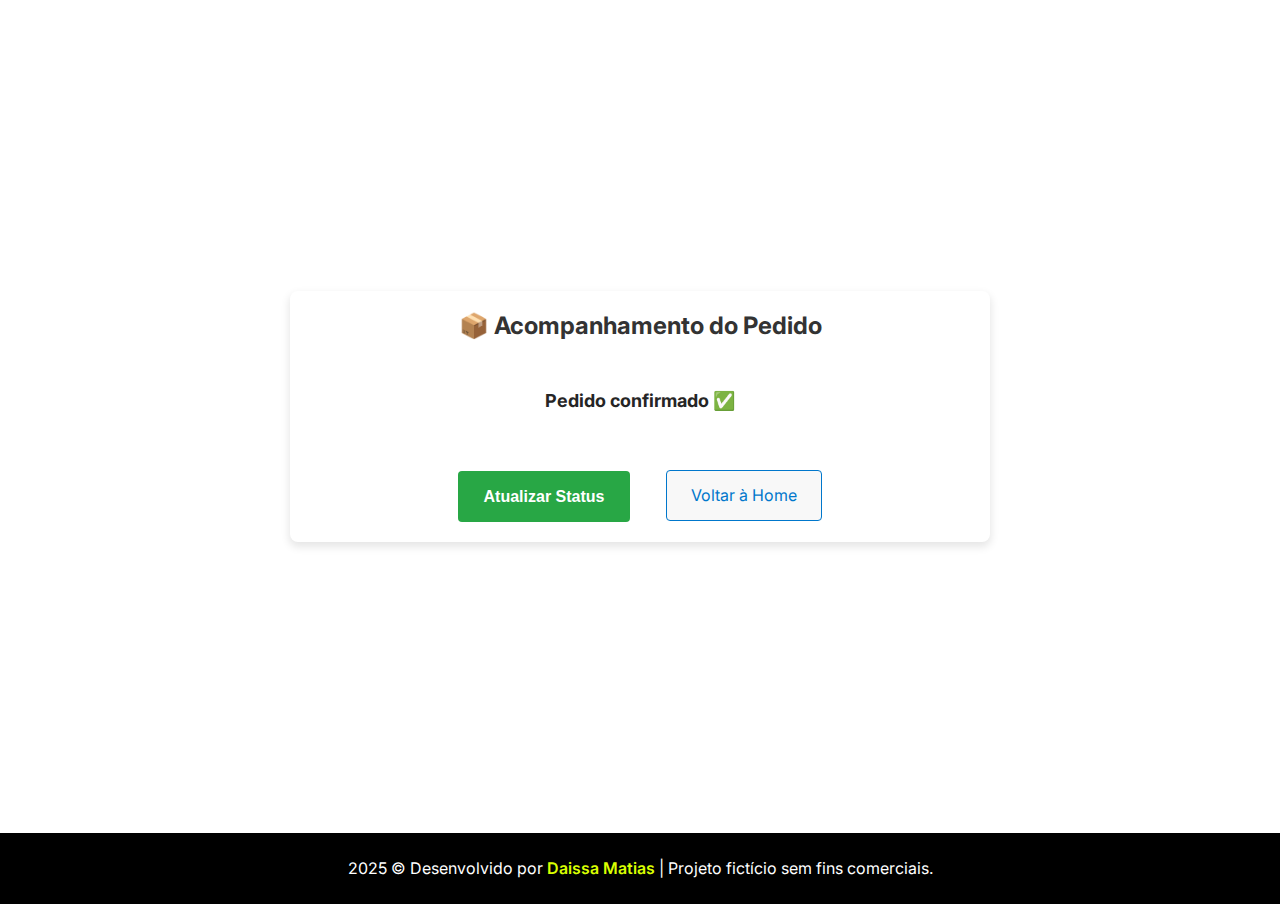
<file: acompanhar-pedido.html>
<!DOCTYPE html>
<html lang="pt-br">

<head>
    <meta charset="UTF-8">
    <meta name="viewport" content="width=device-width, initial-scale=1.0">
    <link rel="shortcut icon" href="assets/imgens/fav-entrega.png" type="image/x-icon">
    <link rel="stylesheet" href="./assets/style/variaveis.css">
    <link rel="stylesheet" href="./assets/style/style.css">
    <link rel="stylesheet" href="./assets/style/rastreamento.css">
    <title>Rastreamento do Pedido - Meteora</title>
</head>

<body>
    <main>
        <div class="container">
            <h2>📦 Acompanhamento do Pedido</h2>
            <p id="status-texto">Pedido confirmado ✅</p>
            <button id="atualizar-status" class="btn btn-primario">Atualizar Status</button>
            <a href="./index.html" id="voltar-home" class="btn btn-secundario">Voltar à Home</a>
        </div>
    </main>
    <footer class="rodape">
        <p class="rodape-texto">
            2025 © Desenvolvido por
            <a href="https://github.com/DaissaMatias" id="link-rodape" target="_blank" rel="noopener">Daissa Matias</a>
            | Projeto fictício sem fins comerciais.
        </p>
    </footer>

    <script src="assets/js/rastreamento.js"></script>
</body>

</html>
</file>
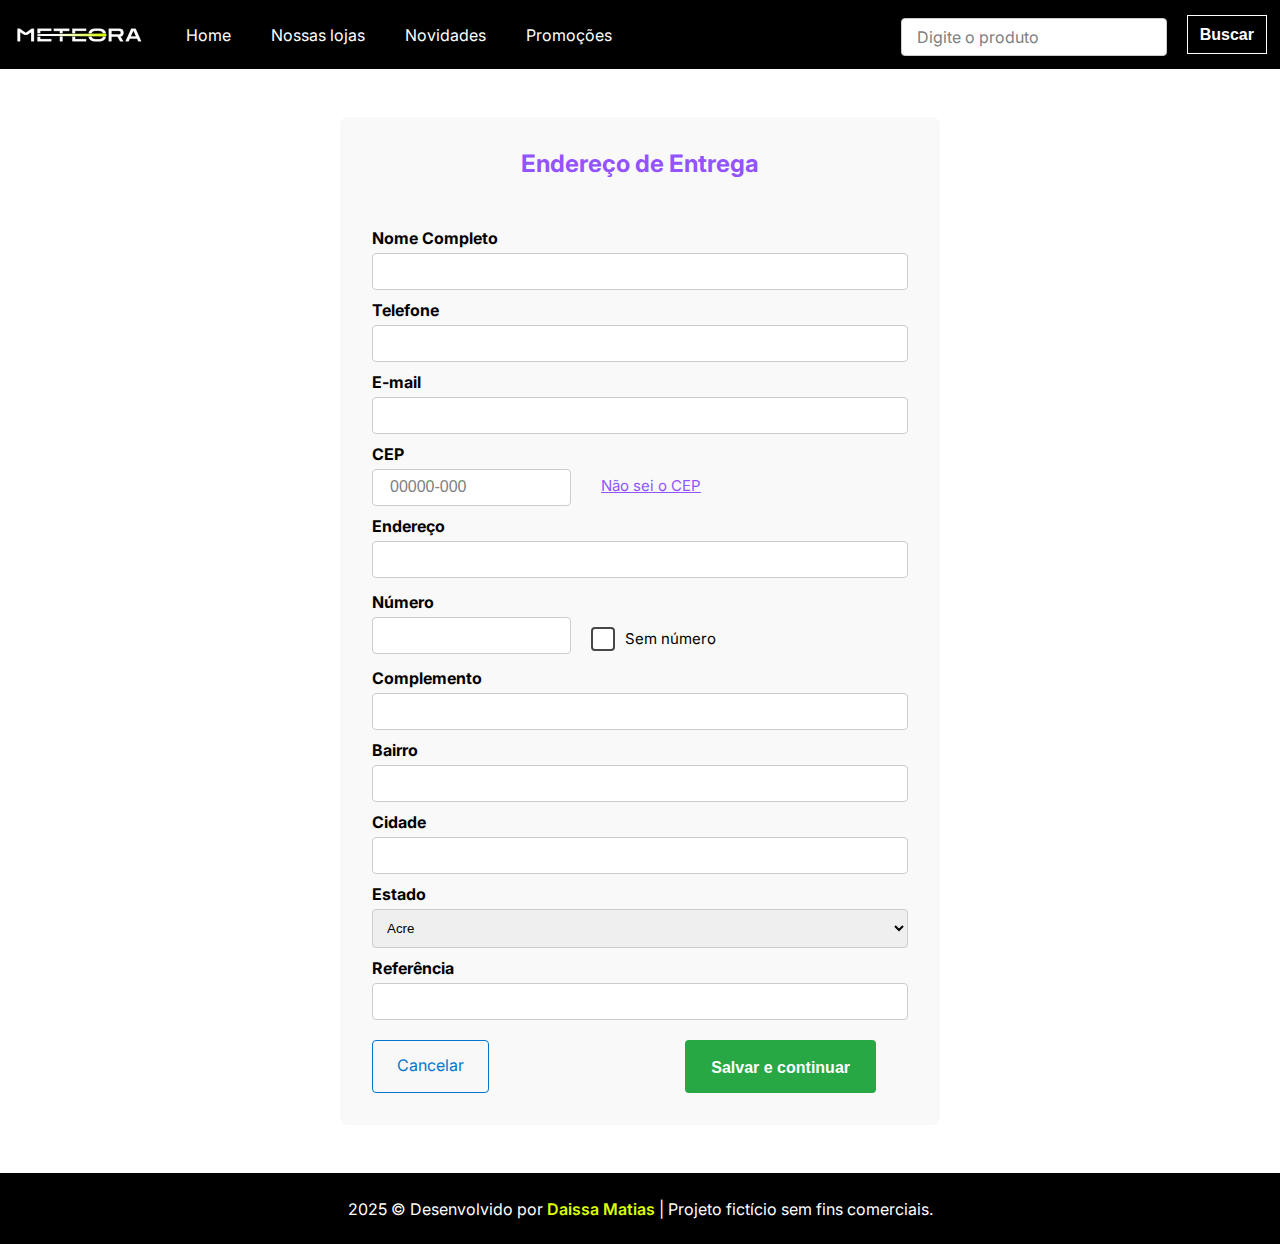
<file: entrega.html>
<!DOCTYPE html>
<html lang="pt-br">

<head>
    <meta charset="UTF-8">
    <meta name="viewport" content="width=device-width, initial-scale=1.0">
    <link rel="shortcut icon" href="assets/imgens/Favicon-64px.png" type="image/x-icon">
    <link rel="stylesheet" href="./assets/style/variaveis.css">
    <link rel="stylesheet" href="./assets/style/style.css">
    <link rel="stylesheet" href="./assets/style/responsividade/seta-top.css">
    <link rel="stylesheet" href="./assets/style/responsividade/responsivo-cabecalho.css">
    <link rel="stylesheet" href="./assets/style/responsividade/entrega.css">
    <title>Meteora</title>
</head>

<body>
    <header id="cabecalho">
        <div id="head1">
            <img src="assets/imgens/Desktop/Logo desktop.png" alt="logo da Meteora" id="logo">
            <nav class="nav-bar">
                <ul>
                    <li><a href="./index.html" class="menu-item">Home</a></li>
                    <li><a href="./nossas-lojas.html" class="menu-item">Nossas lojas</a></li>
                    <li><a href="./novidades.html" class="menu-item">Novidades</a></li>
                    <li><a href="./promocoes.html" class="menu-item">Promoções</a></li>
                </ul>
            </nav>
        </div>
        <form action="assets/js/dados.js" method="post" id="head2">
            <input type="text" name="busca" id="busca" placeholder="Digite o produto">
            <button type="submit">Buscar</button>
        </form>
        <!-- tags para menu Hamburger -->
        <div class="mobile-menu-icone">
            <button onclick="menuShow()"><img class="icon"
                    src="assets/imgens/Mobile/Ícones/navbar-mobile/icone-menu-ham.svg"
                    alt="Ícone Menu Hamburger"></button>
        </div>
        <div class="mobile-menu">
            <nav>
                <ul>
                    <li class="nav-item">
                        <a href="./index.html">Home</a>
                        <img class="linha-menu" src="assets/imgens/Mobile/Line 1.svg" alt="Linha">
                    </li>
                    <li class="nav-item">
                        <a href="./nossas-lojas.html">Nossas lojas</a>
                        <img class="linha-menu" src="assets/imgens/Mobile/Line 1.svg" alt="Linha">
                    </li>
                    <li class="nav-item">
                        <a href="./novidades.html">Novidades</a>
                        <img class="linha-menu" src="assets/imgens/Mobile/Line 1.svg" alt="Linha">
                    </li>
                    <li class="nav-item">
                        <a href="./promocoes.html">Promoções</a>
                        <img id="sem-linha" src="assets/imgens/Mobile/Line 1.svg" alt="Linha"
                            style="visibility: hidden;">
                    </li>
                </ul>
            </nav>
        </div>
    </header>
    <main>
        <section class="form-endereco">
            <h2>Endereço de Entrega</h2>
            <form id="formEndereco">
                <label for="nome">Nome Completo</label>
                <input type="text" id="nome" name="nome" required>

                <label for="telefone">Telefone</label>
                <input type="tel" id="telefone" name="telefone" required>

                <label for="email">E-mail</label>
                <input type="text" id="email" name="email" required>

                <label for="cep">CEP</label>
                <div class="input-com-link">
                    <input type="text" id="cep" name="cep" placeholder="00000-000" required>
                    <a href="https://buscacepinter.correios.com.br/app/localidade_logradouro/index.php"
                        target="_blank">Não sei o CEP</a>
                </div>

                <label for="endereco">Endereço</label>
                <input type="text" id="endereco" name="endereco" required>
                <span class="erro" id="erro-endereco"></span>

                <label for="numero">Número</label>
                <div class="input-com-checkbox">
                    <input type="number" id="numero" name="numero" required>
                    <label>
                        <input type="checkbox" id="sem-numero"> Sem número
                    </label>
                </div>
                <span class="erro" id="erro-numero"></span>

                <label for="complemento">Complemento</label>
                <input type="text" id="complemento" name="complemento">

                <label for="bairro">Bairro</label>
                <input type="text" id="bairro" name="bairro" required>

                <label for="cidade">Cidade</label>
                <input type="text" id="cidade" name="cidade" required>

                <label for="estado">Estado</label>
                <select name="estado" id="estado" required>
                    <option value="" select disabled>Selecione seu estado</option>
                </select>

                <label for="referencia">Referência</label>
                <input type="text" id="referencia" name="referencia">

                <div class="form-buttons">
                    <a href="./pg-sacola.html" class="btn btn-secundario">Cancelar</a>
                    <button type="submit" class="btn btn-primario" id="continuar-entrega"
                        onclick="salvarDadosEntrega()">Salvar e continuar</button>
                </div>
            </form>
        </section>
        <button id="backToTop" class="back-to-top">
            <img src="./assets/imgens/seta-top.svg" alt="topo">
        </button>

    </main>
    <!-- <div class="space"></div> -->
    <footer class="rodape">
        <p class="rodape-texto">
            2025 © Desenvolvido por
            <a href="https://github.com/DaissaMatias" id="link-rodape" target="_blank" rel="noopener">Daissa Matias</a>
            | Projeto fictício sem fins comerciais.
        </p>
    </footer>
    <script src="./assets/js/communs.js"></script>
    <script src="./assets/js/entrega-form-submit.js"></script>
</body>

</html>
</file>
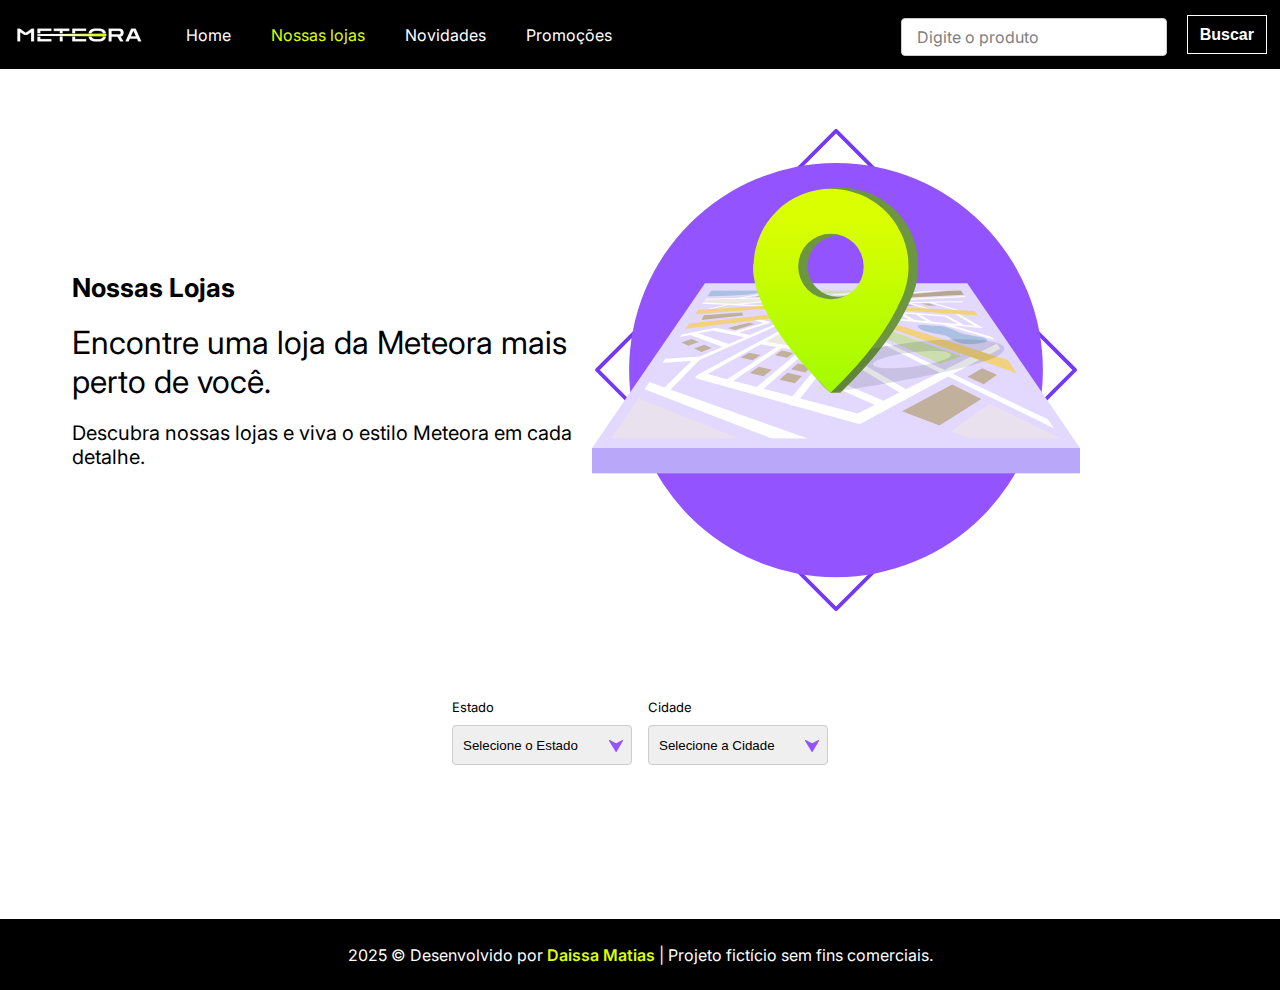
<file: nossas-lojas.html>
<!DOCTYPE html>
<html lang="pt-br">

<head>
    <meta charset="UTF-8">
    <meta name="viewport" content="width=device-width, initial-scale=1.0">
    <link rel="shortcut icon" href="assets/imgens/Favicon-64px.png" type="image/x-icon">
    <link rel="stylesheet" href="./assets/style/variaveis.css">
    <link rel="stylesheet" href="./assets/style/style.css">
    <link rel="stylesheet" href="./assets/style/responsividade/responsivo-cabecalho.css">
    <link rel="stylesheet" href="./assets/style/pg-secundarias.css">
    <link rel="stylesheet" href="./assets/style/responsividade/respon-nossas-lojas.css">
    <link rel="stylesheet" href="./assets/style/responsividade/seta-top.css">
    <link rel="stylesheet" href="./assets/style/responsividade/respon-icone-carrinho.css">
    <title>Meteora</title>
</head>

<body>
    <header id="cabecalho">
        <div id="head1">
            <img src="assets/imgens/Desktop/Logo desktop.png" alt="logo da Meteora" id="logo">
            <nav class="nav-bar">
                <ul>
                    <li><a href="./index.html" class="menu-item">Home</a></li>
                    <li><a href="./nossas-lojas.html" class="menu-item">Nossas lojas</a></li>
                    <li><a href="./novidades.html" class="menu-item">Novidades</a></li>
                    <li><a href="./promocoes.html" class="menu-item">Promoções</a></li>
                </ul>
            </nav>
        </div>
        <form action="assets/js/dados.js" method="post" id="head2">
            <input type="text" name="busca" id="busca" placeholder="Digite o produto">
            <button type="submit">Buscar</button>
        </form>
        <!-- tags para menu Hamburger -->
        <div class="mobile-menu-icone">
            <button onclick="menuShow()"><img class="icon"
                    src="assets/imgens/Mobile/Ícones/navbar-mobile/icone-menu-ham.svg"
                    alt="Ícone Menu Hamburger"></button>
        </div>
        <div class="mobile-menu">
            <nav>
                <ul>
                    <li class="nav-item">
                        <a href="./index.html">Home</a>
                        <img class="linha-menu" src="assets/imgens/Mobile/Line 1.svg" alt="Linha">
                    </li>
                    <li class="nav-item">
                        <a href="./nossas-lojas.html">Nossas lojas</a>
                        <img class="linha-menu" src="assets/imgens/Mobile/Line 1.svg" alt="Linha">
                    </li>
                    <li class="nav-item">
                        <a href="./novidades.html">Novidades</a>
                        <img class="linha-menu" src="assets/imgens/Mobile/Line 1.svg" alt="Linha">
                    </li>
                    <li class="nav-item">
                        <a href="./promocoes.html">Promoções</a>
                        <img id="sem-linha" src="assets/imgens/Mobile/Line 1.svg" alt="Linha"
                            style="visibility: hidden;">
                    </li>
                </ul>
            </nav>
        </div>
    </header>
    <div class="mobile-busca">
        <form action="assets/js/dados.js" method="post" id="busca-mobile">
            <input type="text" name="mobile-search" id="mobile-search" placeholder="Digite o produto">
            <button type="submit" id="botao-mobile-buscar">Buscar</button>
        </form>
    </div>
    <main class="lojas">
        <div class="div-head">
            <div class="div-titulos">
                <h1 id="titulo-pg">Nossas Lojas</h1>
                <p id="parag1">Encontre uma loja da Meteora mais perto de você.</p>
                <p id="parag2">Descubra nossas lojas e viva o estilo Meteora em cada detalhe.</p>
            </div>
            <img src="./assets/imgens/nossas-lojas.svg" alt="Ilustração localização" id="ilust-local">
        </div>
        <div class="lista-cidades">
            <div class="select-container">
                <div class="list-state">
                    <span>Estado</span>
                    <select id="estado" onchange="atualizarCidades()">
                        <option value="">Selecione o Estado</option>
                        <option value="AM">Amazonas</option>
                        <option value="BA">Bahia</option>
                        <option value="CE">Ceará</option>
                        <option value="ES">Espírito Santo</option>
                        <option value="GO">Goiás</option>
                        <option value="MA">Maranhão</option>
                        <option value="MG">Minas Gerais</option>
                        <option value="PA">Pará</option>
                        <option value="PR">Paraná</option>
                        <option value="RJ">Rio de Janeiro</option>
                        <option value="RN">Rio Grande do Norte</option>
                        <option value="RS">Rio Grande do Sul</option>
                        <option value="SC">Santa Catarina</option>
                        <option value="SP">São Paulo</option>
                    </select>
                </div>
                <div class="list-city">
                    <span>Cidade</span>
                    <select id="cidade" onchange="exibirLojas()">
                        <option value="">Selecione a Cidade</option>
                    </select>
                </div>
            </div>
            <div id="lista-lojas"></div>
        </div>
    </main>
    <footer class="rodape">
        <p class="rodape-texto">
            2025 © Desenvolvido por
            <a href="https://github.com/DaissaMatias" id="link-rodape" target="_blank" rel="noopener">Daissa Matias</a>
            | Projeto fictício sem fins comerciais.
        </p>
    </footer>
    <!--Ícone do Carrinho-->
    <a href="./pg-sacola.html">
        <div id="icone-carrinho" class="icone-carrinho oculto">
            <svg xmlns="http://www.w3.org/2000/svg" height="48px" viewBox="0 -960 960 960" width="48px" fill="#9353e1">
                <path
                    d="M286.79-81Q257-81 236-102.21t-21-51Q215-183 236.21-204t51-21Q317-225 338-203.79t21 51Q359-123 337.79-102t-51 21Zm400 0Q657-81 636-102.21t-21-51Q615-183 636.21-204t51-21Q717-225 738-203.79t21 51Q759-123 737.79-102t-51 21ZM235-741l110 228h288l125-228H235Zm-30-60h589.07q22.97 0 34.95 21 11.98 21-.02 42L694-495q-11 19-28.56 30.5T627-453H324l-56 104h491v60H277q-42 0-60.5-28t.5-63l64-118-152-322H51v-60h117l37 79Zm140 288h288-288Z" />
            </svg>
            <span id="carrinho-cont" class="hidden">0</span>
        </div>
    </a>
    <button id="backToTop" class="back-to-top">
        <img src="./assets/imgens/seta-top.svg" alt="topo">
    </button>
    <script src="./assets/js/selecao-lojas.js" defer></script>
    <script src="./assets/js/communs.js" defer></script>
    <script src="./assets/js/atualiza-carrinho.js"></script>
</body>

</html>
</file>
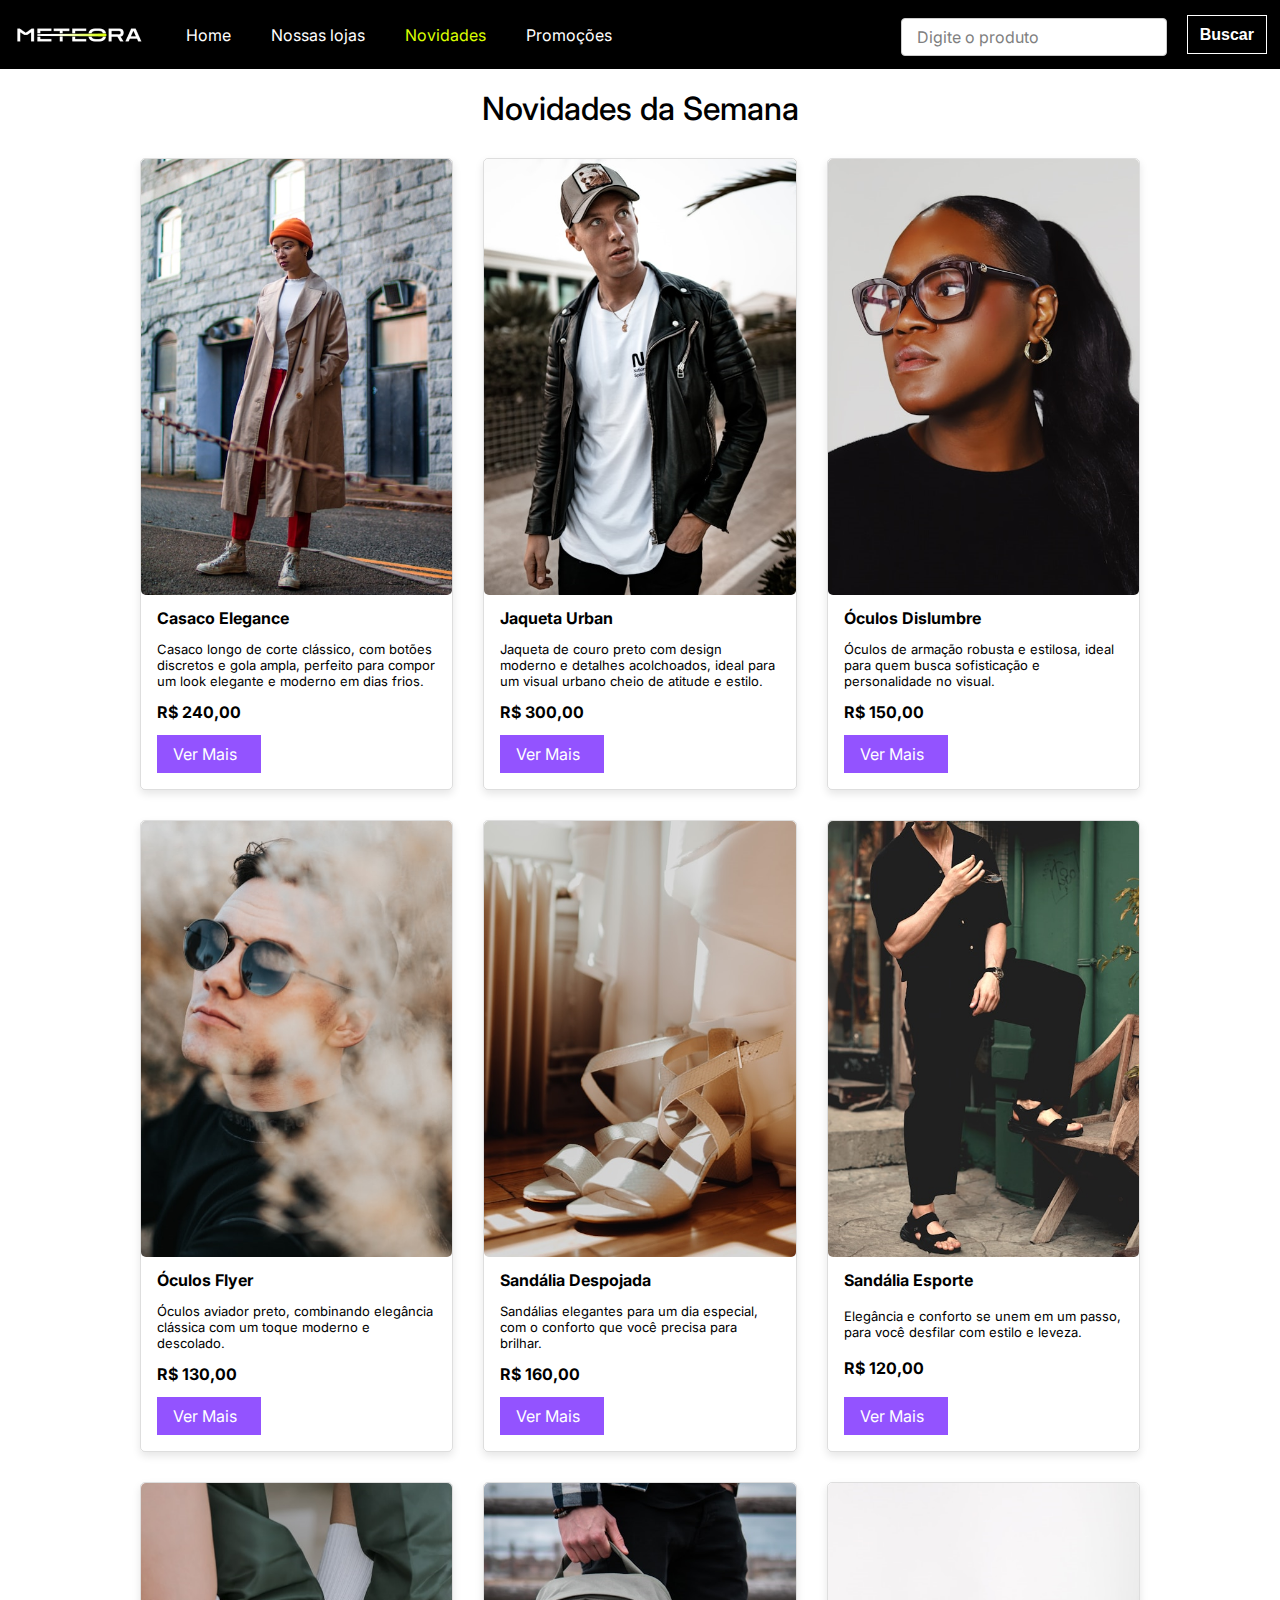
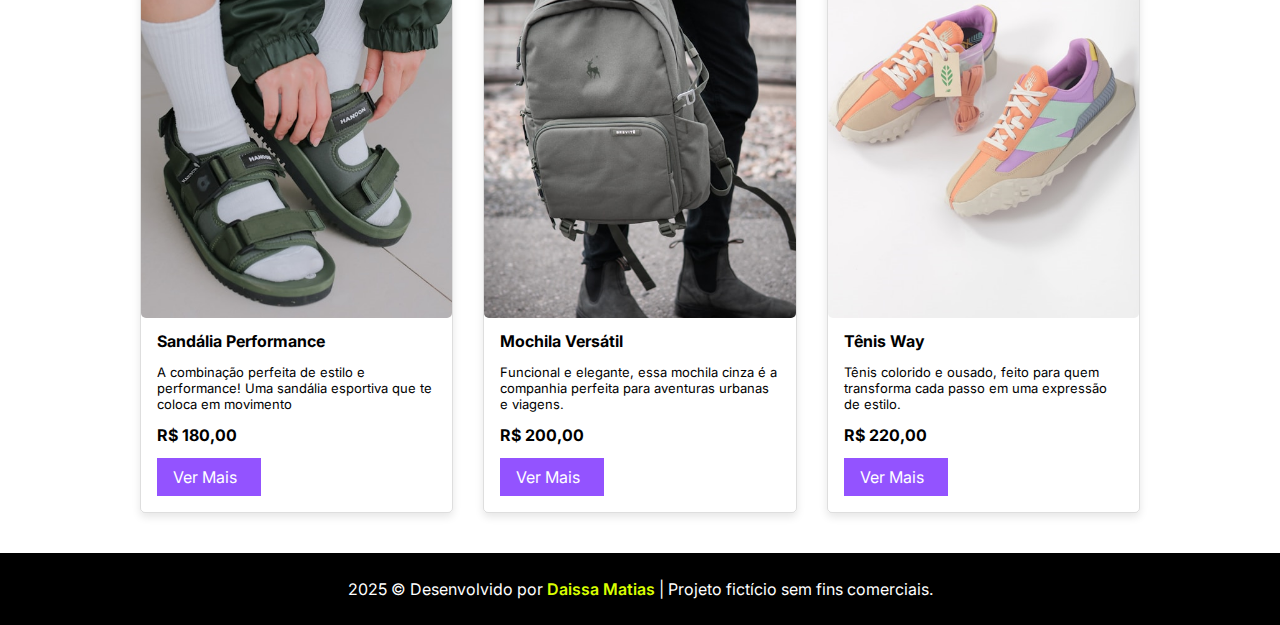
<file: novidades.html>
<!DOCTYPE html>
<html lang="pt-br">

<head>
    <meta charset="UTF-8">
    <meta name="viewport" content="width=device-width, initial-scale=1.0">
    <link rel="shortcut icon" href="assets/imgens/Favicon-64px.png" type="image/x-icon">
    <link rel="stylesheet" href="./assets/style/variaveis.css">
    <link rel="stylesheet" href="./assets/style/style.css">
    <link rel="stylesheet" href="./assets/style/responsividade/responsivo-cabecalho.css">
    <link rel="stylesheet" href="./assets/style/pg-secundarias.css">
    <link rel="stylesheet" href="./assets/style/responsividade/seta-top.css">
    <link rel="stylesheet" href="./assets/style/responsividade/respon-novidades.css">
    <link rel="stylesheet" href="./assets/style/responsividade/respon-icone-carrinho.css">
    <title>Meteora</title>
</head>

<body>
    <header id="cabecalho">
        <div id="head1">
            <img src="assets/imgens/Desktop/Logo desktop.png" alt="logo da Meteora" id="logo">
            <nav class="nav-bar">
                <ul>
                    <li><a href="./index.html" class="menu-item">Home</a></li>
                    <li><a href="./nossas-lojas.html" class="menu-item">Nossas lojas</a></li>
                    <li><a href="./novidades.html" class="menu-item">Novidades</a></li>
                    <li><a href="./promocoes.html" class="menu-item">Promoções</a></li>
                </ul>
            </nav>
        </div>
        <form action="assets/js/dados.js" method="post" id="head2">
            <input type="text" name="busca" id="busca" placeholder="Digite o produto">
            <button type="submit">Buscar</button>
        </form>
        <!-- tags para menu Hamburger -->
        <div class="mobile-menu-icone">
            <button onclick="menuShow()"><img class="icon"
                    src="assets/imgens/Mobile/Ícones/navbar-mobile/icone-menu-ham.svg"
                    alt="Ícone Menu Hamburger"></button>
        </div>
        <div class="mobile-menu">
            <nav>
                <ul>
                    <li class="nav-item">
                        <a href="./index.html">Home</a>
                        <img class="linha-menu" src="assets/imgens/Mobile/Line 1.svg" alt="Linha">
                    </li>
                    <li class="nav-item">
                        <a href="./nossas-lojas.html">Nossas lojas</a>
                        <img class="linha-menu" src="assets/imgens/Mobile/Line 1.svg" alt="Linha">
                    </li>
                    <li class="nav-item">
                        <a href="./novidades.html">Novidades</a>
                        <img class="linha-menu" src="assets/imgens/Mobile/Line 1.svg" alt="Linha">
                    </li>
                    <li class="nav-item">
                        <a href="./promocoes.html">Promoções</a>
                        <img id="sem-linha" src="assets/imgens/Mobile/Line 1.svg" alt="Linha"
                            style="visibility: hidden;">
                    </li>
                </ul>
            </nav>
        </div>
    </header>
    <div class="mobile-busca">
        <form action="assets/js/dados.js" method="post" id="busca-mobile">
            <input type="text" name="mobile-search" id="mobile-search" placeholder="Digite o produto">
            <button type="submit" id="botao-mobile-buscar">Buscar</button>
        </form>
    </div>

    <main class="novid-container">
        <section class="produtos">
            <h1 class="sessao-titulo titulo-principal-produto">Novidades da Semana</h1>
            <div class="produtos-caixas">
                <img src="./assets/imgens/Desktop/Imagens Cards Novid/casaco-longo.png" alt="modelo casaco longo">
                <div class="conteudo-caixa">
                    <h3 class="titulo-produto">Casaco Elegance</h3>
                    <p class="descricao-produto">Casaco longo de corte clássico, com botões discretos e gola ampla,
                        perfeito para compor um look elegante e moderno em dias frios.</p>
                    <p class="preco-produto">R$ 240,00</p>
                    <a href="#" class="m-info button">
                        <span class="v-mais">Ver Mais</span>
                    </a>
                </div>
            </div>
            <div class="produtos-caixas">
                <img src="./assets/imgens/Desktop/Imagens Cards Novid/jaqueta.png" alt="modelo jaqueta">
                <div class="conteudo-caixa">
                    <h3 class="titulo-produto">Jaqueta Urban</h3>
                    <p class="descricao-produto">Jaqueta de couro preto com design moderno e detalhes acolchoados, ideal
                        para um visual urbano cheio de atitude e estilo.</p>
                    <p class="preco-produto">R$ 300,00</p>
                    <a href="#" class="m-info button">
                        <span class="v-mais">Ver Mais</span>
                    </a>
                </div>
            </div>
            <div class="produtos-caixas">
                <img src="./assets/imgens/Desktop/Imagens Cards Novid/oculos-armacao.png" alt="modelo óculos grande">
                <div class="conteudo-caixa">
                    <h3 class="titulo-produto">Óculos Dislumbre</h3>
                    <p class="descricao-produto">Óculos de armação robusta e estilosa, ideal para quem busca
                        sofisticação e personalidade no visual.</p>
                    <p class="preco-produto">R$ 150,00</p>
                    <a href="#" class="m-info button">
                        <span class="v-mais">Ver Mais</span>
                    </a>
                </div>
            </div>
            <div class="produtos-caixas">
                <img src="./assets/imgens/Desktop/Imagens Cards Novid/oculos-escuros.png" alt="modelo oculos aviador">
                <div class="conteudo-caixa">
                    <h3 class="titulo-produto">Óculos Flyer</h3>
                    <p class="descricao-produto">Óculos aviador preto, combinando elegância clássica com um toque
                        moderno e descolado.
                    </p>
                    <p class="preco-produto">R$ 130,00</p>
                    <a href="#" class="m-info button">
                        <span class="v-mais">Ver Mais</span>
                    </a>
                </div>
            </div>
            <div class="produtos-caixas">
                <img src="./assets/imgens/Desktop/Imagens Cards Novid/sandalia-femin.png" alt="modelo sandalia usual">
                <div class="conteudo-caixa">
                    <h3 class="titulo-produto">Sandália Despojada</h3>
                    <p class="descricao-produto">Sandálias elegantes para um dia especial, com o conforto que você
                        precisa para brilhar.</p>
                    <p class="preco-produto">R$ 160,00</p>
                    <a href="#" class="m-info button">
                        <span class="v-mais">Ver Mais</span>
                    </a>
                </div>
            </div>
            <div class="produtos-caixas">
                <img src="./assets/imgens/Desktop/Imagens Cards Novid/sandalia-masc.png" alt="modelo sadalia esporte">
                <div class="conteudo-caixa">
                    <h3 class="titulo-produto">Sandália Esporte</h3>
                    <p class="descricao-produto">Elegância e conforto se unem em um passo, para você desfilar com estilo
                        e leveza.</p>
                    <p class="preco-produto">R$ 120,00</p>
                    <a href="#" class="m-info button">
                        <span class="v-mais">Ver Mais</span>
                    </a>
                </div>
            </div>
            <div class="produtos-caixas">
                <img src="./assets/imgens/Desktop/Imagens Cards Novid/sandalia-unissex.png"
                    alt="modelo sadalia performance">
                <div class="conteudo-caixa">
                    <h3 class="titulo-produto">Sandália Performance</h3>
                    <p class="descricao-produto">A combinação perfeita de estilo e performance! Uma sandália esportiva
                        que te coloca em movimento</p>
                    <p class="preco-produto">R$ 180,00</p>
                    <a href="#" class="m-info button">
                        <span class="v-mais">Ver Mais</span>
                    </a>
                </div>
            </div>
            <div class="produtos-caixas">
                <img src="./assets/imgens/Desktop/Imagens Cards Novid/mochila.png" alt="modelo mochila cinza">
                <div class="conteudo-caixa">
                    <h3 class="titulo-produto">Mochila Versátil</h3>
                    <p class="descricao-produto">Funcional e elegante, essa mochila cinza é a companhia perfeita para
                        aventuras urbanas e viagens.</p>
                    <p class="preco-produto">R$ 200,00</p>
                    <a href="#" class="m-info button">
                        <span class="v-mais">Ver Mais</span>
                    </a>
                </div>
            </div>
            <div class="produtos-caixas">
                <img src="./assets/imgens/Desktop/Imagens Cards Novid/tenis-unissex.png" alt="modelo tênis">
                <div class="conteudo-caixa">
                    <h3 class="titulo-produto">Tênis Way</h3>
                    <p class="descricao-produto">Tênis colorido e ousado, feito para quem transforma cada passo em uma
                        expressão de estilo.</p>
                    <p class="preco-produto">R$ 220,00</p>
                    <a href="#" class="m-info button">
                        <span class="v-mais">Ver Mais</span>
                    </a>
                </div>
            </div>
        </section>
    </main>

    <footer class="rodape">
        <p class="rodape-texto">
            2025 © Desenvolvido por
            <a href="https://github.com/DaissaMatias" id="link-rodape" target="_blank" rel="noopener">Daissa Matias</a>
            | Projeto fictício sem fins comerciais.
        </p>
    </footer>
    <!--Ícone do Carrinho-->
    <a href="./pg-sacola.html">
        <div id="icone-carrinho" class="icone-carrinho oculto">
            <svg xmlns="http://www.w3.org/2000/svg" height="48px" viewBox="0 -960 960 960" width="48px" fill="#9353e1">
                <path
                    d="M286.79-81Q257-81 236-102.21t-21-51Q215-183 236.21-204t51-21Q317-225 338-203.79t21 51Q359-123 337.79-102t-51 21Zm400 0Q657-81 636-102.21t-21-51Q615-183 636.21-204t51-21Q717-225 738-203.79t21 51Q759-123 737.79-102t-51 21ZM235-741l110 228h288l125-228H235Zm-30-60h589.07q22.97 0 34.95 21 11.98 21-.02 42L694-495q-11 19-28.56 30.5T627-453H324l-56 104h491v60H277q-42 0-60.5-28t.5-63l64-118-152-322H51v-60h117l37 79Zm140 288h288-288Z" />
            </svg>
            <span id="carrinho-cont" class="hidden">0</span>
        </div>
    </a>
    <button id="backToTop" class="back-to-top">
        <img src="./assets/imgens/seta-top.svg" alt="topo">
    </button>
    <script src="./assets/js/communs.js" defer></script>
    <script src="./assets/js/atualiza-carrinho.js"></script>
</body>

</html>
</file>
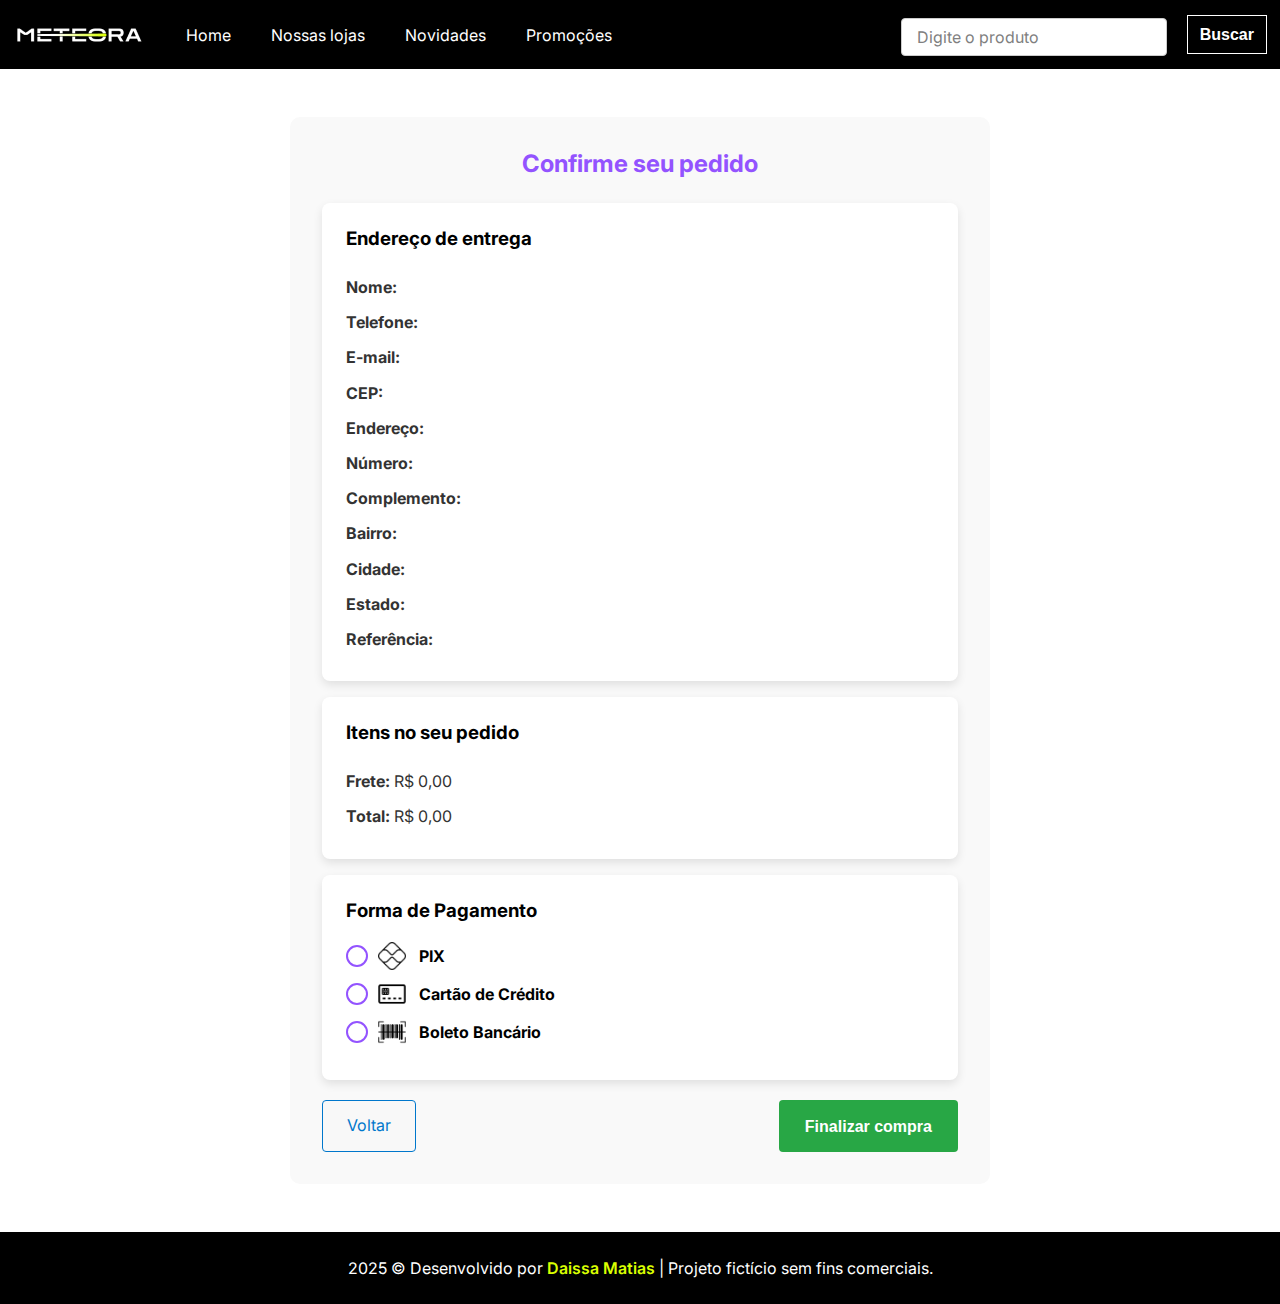
<file: pag-confirma-pg.html>
<!DOCTYPE html>
<html lang="pt-br">
<head>
    <meta charset="UTF-8">
    <meta name="viewport" content="width=device-width, initial-scale=1.0">
    <link rel="shortcut icon" href="assets/imgens/Favicon-64px.png" type="image/x-icon">
    <link rel="stylesheet" href="./assets/style/variaveis.css">
    <link rel="stylesheet" href="./assets/style/style.css">
    <link rel="stylesheet" href="./assets/style/responsividade/seta-top.css">
    <link rel="stylesheet" href="./assets/style/responsividade/responsivo-cabecalho.css">
    <link rel="stylesheet" href="./assets/style/pag-confir-pg.css">
    <link rel="stylesheet" href="./assets/style/responsividade/pag-confirma.css">
    <title>Meteora</title>
</head>

<body>
    <header id="cabecalho">
        <div id="head1">
            <img src="assets/imgens/Desktop/Logo desktop.png" alt="logo da Meteora" id="logo">
            <nav class="nav-bar">
                <ul>
                    <li><a href="./index.html" class="menu-item">Home</a></li>
                    <li><a href="./nossas-lojas.html" class="menu-item">Nossas lojas</a></li>
                    <li><a href="./novidades.html" class="menu-item">Novidades</a></li>
                    <li><a href="./promocoes.html" class="menu-item">Promoções</a></li>
                </ul>
            </nav>
        </div>
        <form action="assets/js/dados.js" method="post" id="head2">
            <input type="text" name="busca" id="busca" placeholder="Digite o produto">
            <button type="submit">Buscar</button>
        </form>
        <!-- tags para menu Hamburger -->
        <div class="mobile-menu-icone">
            <button onclick="menuShow()"><img class="icon"
                    src="assets/imgens/Mobile/Ícones/navbar-mobile/icone-menu-ham.svg"
                    alt="Ícone Menu Hamburger"></button>
        </div>
        <div class="mobile-menu">
            <nav>
                <ul>
                    <li class="nav-item">
                        <a href="./index.html">Home</a>
                        <img class="linha-menu" src="assets/imgens/Mobile/Line 1.svg" alt="Linha">
                    </li>
                    <li class="nav-item">
                        <a href="./nossas-lojas.html">Nossas lojas</a>
                        <img class="linha-menu" src="assets/imgens/Mobile/Line 1.svg" alt="Linha">
                    </li>
                    <li class="nav-item">
                        <a href="./novidades.html">Novidades</a>
                        <img class="linha-menu" src="assets/imgens/Mobile/Line 1.svg" alt="Linha">
                    </li>
                    <li class="nav-item">
                        <a href="./promocoes.html">Promoções</a>
                        <img id="sem-linha" src="assets/imgens/Mobile/Line 1.svg" alt="Linha"
                            style="visibility: hidden;">
                    </li>
                </ul>
            </nav>
        </div>
    </header>

    <main>
        <section class="confirmacao-pedido">
            <h2>Confirme seu pedido</h2>

            <!--Endereço de entrega-->
            <div class="endereco-entrega">
                <h3>Endereço de entrega</h3>
                <p><strong>Nome:</strong><span id="nome"></span></p>
                <p><strong>Telefone:</strong><span id="telefone"></span></p>
                <p><strong>E-mail:</strong><span id="email"></span></p>
                <p><strong>CEP:</strong><span id="cep"></span></p>
                <p><strong>Endereço:</strong><span id="endereco"></span></p>
                <p><strong>Número:</strong><span id="numero"></span></p>
                <p><strong>Complemento:</strong><span id="complemento"></span></p>
                <p><strong>Bairro:</strong><span id="bairro"></span></p>
                <p><strong>Cidade:</strong><span id="cidade"></span></p>
                <p><strong>Estado:</strong><span id="estado"></span></p>
                <p><strong>Referência:</strong><span id="referencia"></span></p>
            </div>

            <!--Itens da sacola-->
            <div class="itens-sacola">
                <h3>Itens no seu pedido</h3>
                <ul id="lista-itens">
                    <!--Os itens serão carregados via JavaScript-->
                </ul>
                <p><strong>Frete:</strong> R$ <span id="valor-frete"></span></p>
                <p><strong>Total:</strong> R$ <span id="valor-total"></span></p>
            </div>

            <!--Escolha da forma de pagamento-->
            <div class="forma-pagamento">
                <h3>Forma de Pagamento</h3>

                <!--Opção PIX-->
                <div>
                    <input type="radio" name="pagamento" id="pix" value="PIX">
                    <label for="pix">
                        <img src="./assets/imgens/pix.png" alt="Ícone do PIX" class="icone-pagamento">
                        PIX
                    </label>
                    <div id="detalhes-pix" class="pagamento-detalhes oculto">
                        <p><strong>Valor total:</strong> R$ <span id="valor-total-pix"></span></p>
                        <p>Copie o código PIX e faça o pagamento na instituição financeira de sua escolha. O código tem
                            validade de 4 horas.</p>
                        <div class="pix-codigo">
                            <input type="text" id="codigo-pix" readonly>
                            <button onclick="copiarCodigoPix()">Copiar</button>
                        </div>
                    </div>
                </div>
                <div id="modal-pix" class="modal oculto">
                    <div class="modal-conteudo">
                        <h2>Código PIX copiado!</h2>
                        <p id="codigo-modal"></p>
                        <button onclick="fecharModal()">Fechar</button>
                    </div>
                </div>

                <!--Opção Cartão-->
                <div>
                    <input type="radio" name="pagamento" id="cartao" value="Cartão">
                    <label for="cartao">
                        <img src="./assets/imgens/cartao.png" alt="Ícone de Cartão" class="icone-pagamento">
                        Cartão de Crédito
                    </label>
                    <div id="detalhes-cartao" class="pagamento-detalhes oculto">
                        <label for="numero-cartao">Número do Cartão</label>
                        <input type="text" id="numero-cartao">
                        <label for="nome-cartao">Nome no Cartão</label>
                        <input type="text" id="nome-cartao">
                        <label for="validade-cartao">Validade</label>
                        <input type="text" id="validade-cartao" placeholder="MM/AA">
                        <label for="cvv-cartao">CVV</label>
                        <input type="text" id="cvv-cartao" placeholder="XXX">
                        <label for="parcelamento">Parcelamento</label>
                        <select id="parcelamento">
                            <option value="1x">À vista (1x)</option>
                            <option value="2x">2x sem juros</option>
                            <option value="3x">3x sem juros</option>
                            <option value="4x">4x sem juros</option>
                            <option value="5x">5x sem juros</option>
                            <option value="6x">6x com juros</option>
                            <option value="10x">10x com juros</option>
                        </select>
                    </div>
                </div>

                <!--Opção Boleto-->
                <div>
                    <input type="radio" name="pagamento" id="boleto" value="Boleto">
                    <label for="boleto">
                        <img src="./assets/imgens/codigo-de-barras.png" alt="Ícone Código de Barras"
                            class="icone-pagamento">
                        Boleto Bancário
                    </label>
                    <div id="detalhes-boleto" class="pagamento-detalhes oculto">
                        <p><strong>Valor Total:</strong> R$ <span id="valor-total-boleto"></span></p>
                        <p>O prazo para pagamento do boleto é de 2 dias úteis</p>
                    </div>
                </div>
            </div>
            <div class="form-buttons">
                <a href="./entrega.html" class="btn btn-secundario">Voltar</a>
                <button type="submit" class="btn btn-primario" id="finalizar-compra"
                    onclick="window.location.href='pedido-concluido.html'">Finalizar compra</button>
            </div>
        </section>
        <button id="backToTop" class="back-to-top">
            <img src="./assets/imgens/seta-top.svg" alt="topo">
        </button>
    </main>

    <!-- <div class="space"></div> -->
    <footer class="rodape">
        <p class="rodape-texto">
            2025 © Desenvolvido por
            <a href="https://github.com/DaissaMatias" id="link-rodape" target="_blank" rel="noopener">Daissa Matias</a>
            | Projeto fictício sem fins comerciais.
        </p>
    </footer>
    <script src="./assets/js/communs.js"></script>
    <script src="./assets/js/forma-pg.js"></script>
</body>

</html>
</file>
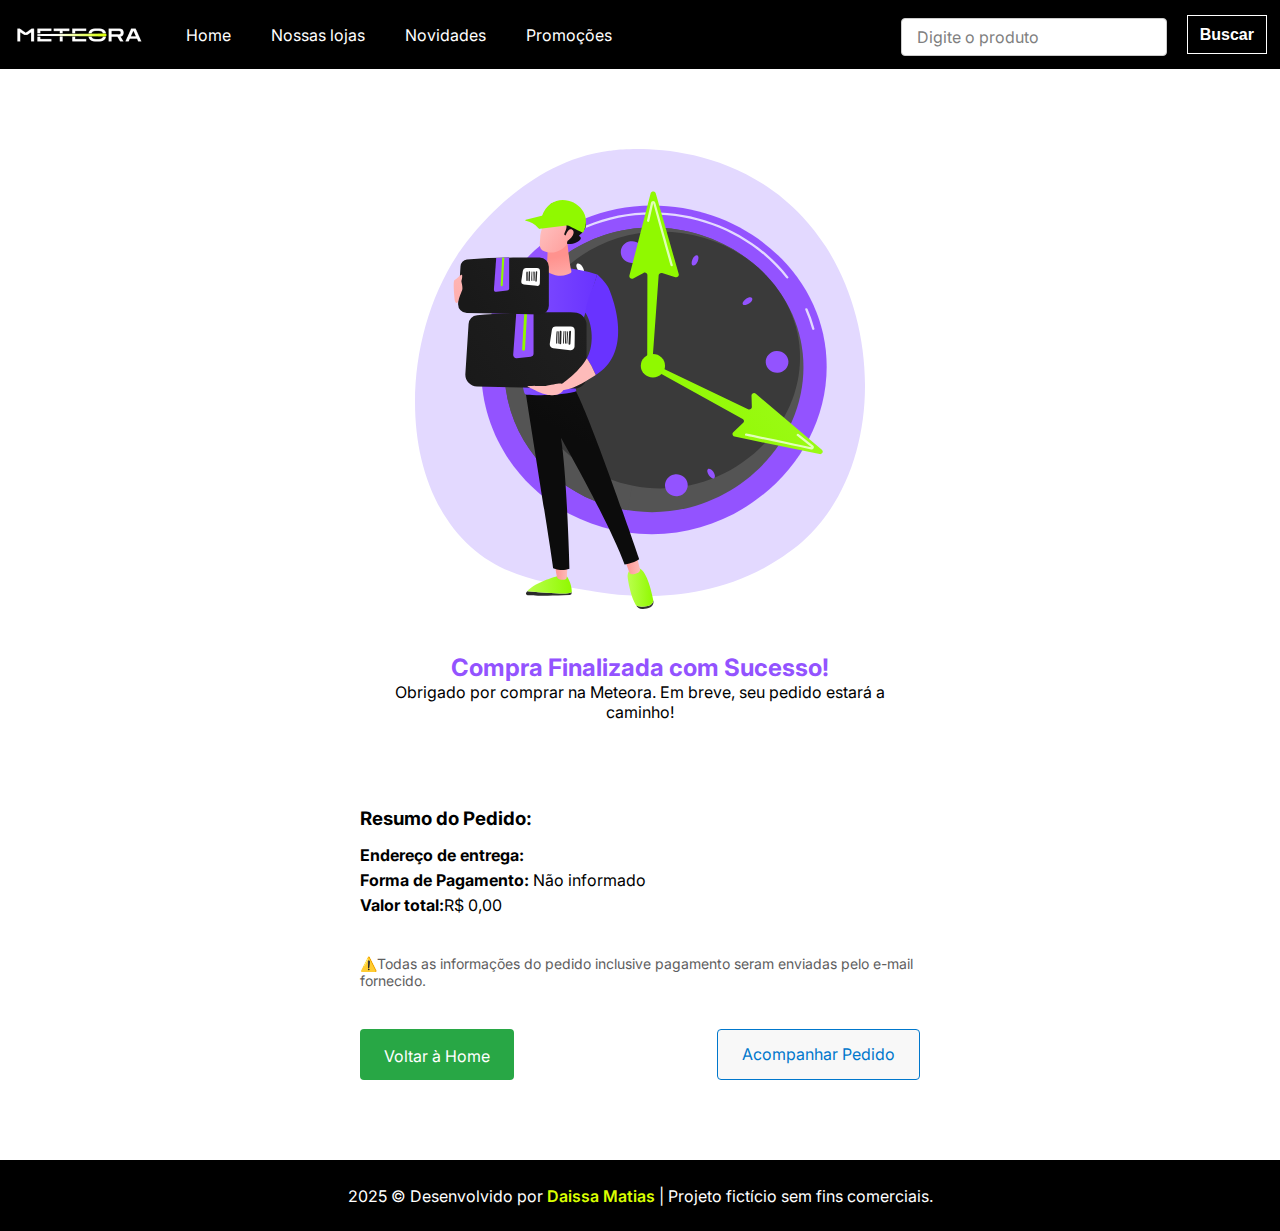
<file: pedido-concluido.html>
<!DOCTYPE html>
<html lang="pt-br">
<head>
    <meta charset="UTF-8">
    <meta name="viewport" content="width=device-width, initial-scale=1.0">
    <link rel="shortcut icon" href="assets/imgens/Favicon-64px.png" type="image/x-icon">
    <link rel="stylesheet" href="./assets/style/variaveis.css">
    <link rel="stylesheet" href="./assets/style/style.css">
    <link rel="stylesheet" href="./assets/style/responsividade/seta-top.css">
    <link rel="stylesheet" href="./assets/style/responsividade/responsivo-cabecalho.css">
    <link rel="stylesheet" href="./assets/style/pedido-concluido.css">
    <link rel="stylesheet" href="./assets/style/responsividade/conclusao.css">
    <title>Meteora</title>
</head>
<body>
    <header id="cabecalho">
        <div id="head1">
            <img src="assets/imgens/Desktop/Logo desktop.png" alt="logo da Meteora" id="logo">
            <nav class="nav-bar">
                <ul>
                    <li><a href="./index.html" class="menu-item">Home</a></li>
                    <li><a href="./nossas-lojas.html" class="menu-item">Nossas lojas</a></li>
                    <li><a href="./novidades.html" class="menu-item">Novidades</a></li>
                    <li><a href="./promocoes.html" class="menu-item">Promoções</a></li>
                </ul>
            </nav>
        </div>
        <form action="assets/js/dados.js" method="post" id="head2">
            <input type="text" name="busca" id="busca" placeholder="Digite o produto">
            <button type="submit">Buscar</button>
        </form>
        <!-- tags para menu Hamburger -->
        <div class="mobile-menu-icone">
            <button onclick="menuShow()"><img class="icon"
                    src="assets/imgens/Mobile/Ícones/navbar-mobile/icone-menu-ham.svg"
                    alt="Ícone Menu Hamburger"></button>
        </div>
        <div class="mobile-menu">
            <nav>
                <ul>
                    <li class="nav-item">
                        <a href="./index.html">Home</a>
                        <img class="linha-menu" src="assets/imgens/Mobile/Line 1.svg" alt="Linha">
                    </li>
                    <li class="nav-item">
                        <a href="./nossas-lojas.html">Nossas lojas</a>
                        <img class="linha-menu" src="assets/imgens/Mobile/Line 1.svg" alt="Linha">
                    </li>
                    <li class="nav-item">
                        <a href="./novidades.html">Novidades</a>
                        <img class="linha-menu" src="assets/imgens/Mobile/Line 1.svg" alt="Linha">
                    </li>
                    <li class="nav-item">
                        <a href="./promocoes.html">Promoções</a>
                        <img id="sem-linha" src="assets/imgens/Mobile/Line 1.svg" alt="Linha"
                            style="visibility: hidden;">
                    </li>
                </ul>
            </nav>
        </div>
    </header>
    <main class="container">
        <section class="confirmacao">
            <div class="ilustracao">
                <img src="./assets/imgens/pedido-concluido.svg" alt="Pedido Concluido" id="entrega-img">
            </div>
            <div class="mensagem">
                <h2>Compra Finalizada com Sucesso!</h2>
                <p>Obrigado por comprar na Meteora. Em breve, seu pedido estará a caminho!</p>
            </div>
            <div class="detalhes-pedido">
                <h3>Resumo do Pedido:</h3>
                <p><strong>Endereço de entrega:</strong><span id="resumo-endereco"></span></p>
                <p><strong>Forma de Pagamento:</strong><span id="resumo-pagamento"></span></p>
                <p><strong>Valor total:</strong><span id="resumo-total"></span></p>
                <p id="obs">⚠️Todas as informações do pedido inclusive pagamento seram enviadas pelo e-mail fornecido.</p>
            </div>
            <div class="acoes">
                <a href="./index.html" class="btn btn-primario" id="voltar-home">Voltar à Home</a>
                <a href="./acompanhar-pedido.html" class="btn btn-secundario" id="acompanhar-pedido">Acompanhar Pedido</a>
            </div>
        </section>

        <button id="backToTop" class="back-to-top">
            <img src="./assets/imgens/seta-top.svg" alt="topo">
        </button>
    </main>
    <footer class="rodape">
        <p class="rodape-texto">
            2025 © Desenvolvido por
            <a href="https://github.com/DaissaMatias" id="link-rodape" target="_blank" rel="noopener">Daissa Matias</a>
            | Projeto fictício sem fins comerciais.
        </p>
    </footer>
    <script src="./assets/js/communs.js"></script>
    <script src="./assets/js/pedido-concluido.js"></script>
</body>
</html>
</file>
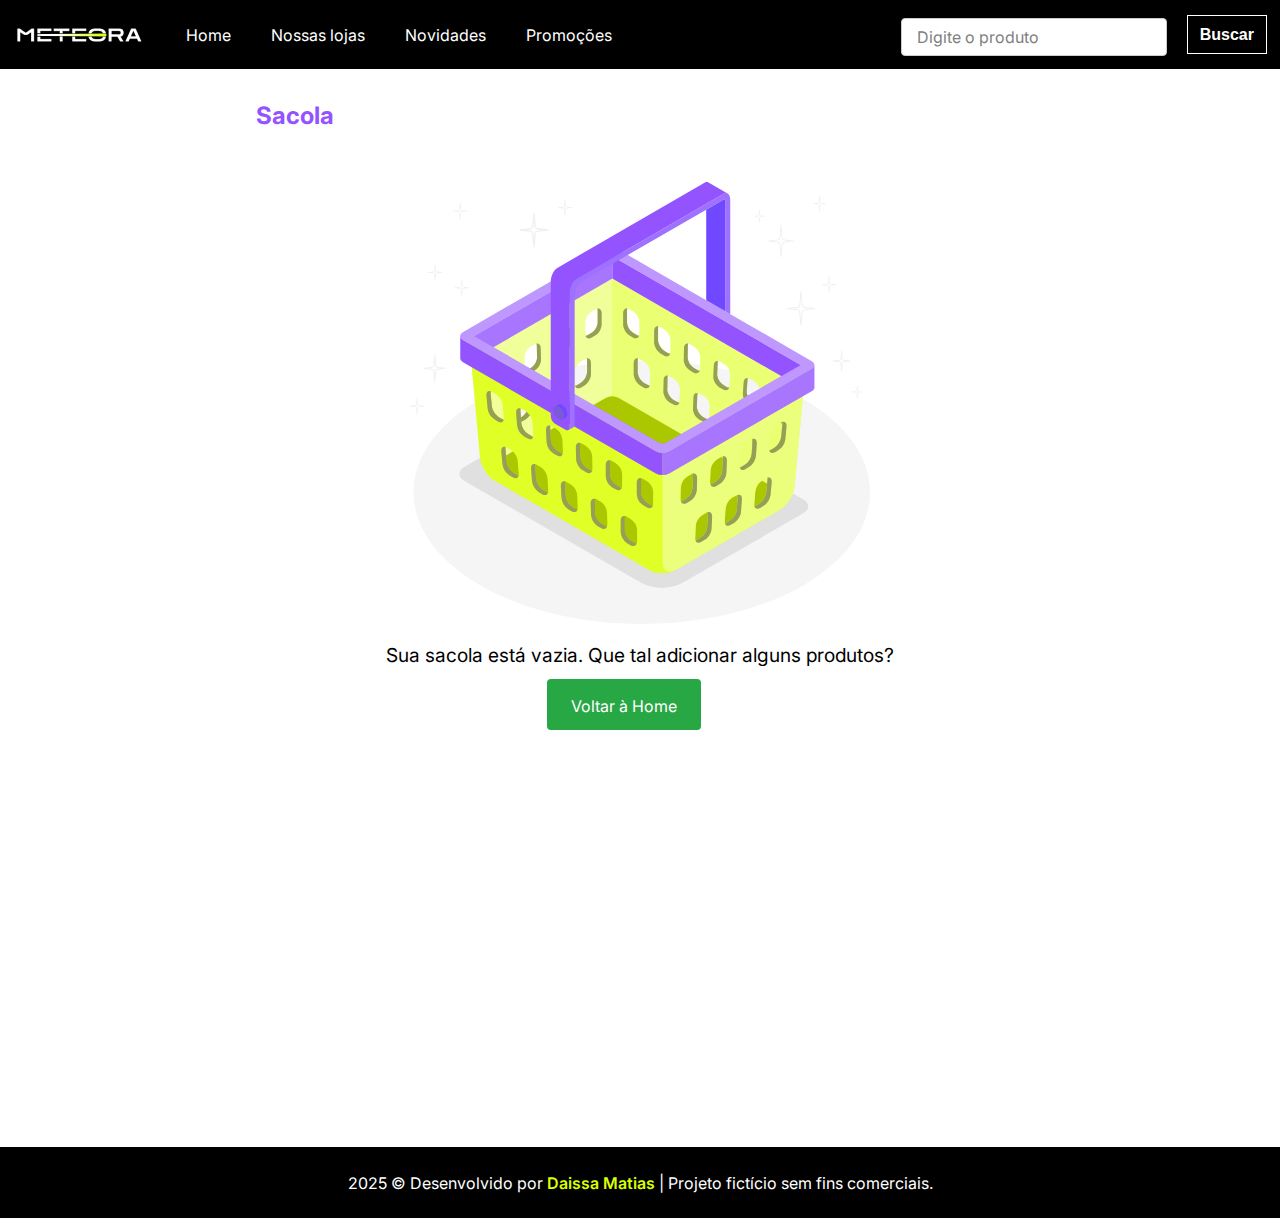
<file: pg-sacola.html>
<!DOCTYPE html>
<html lang="pt-br">

<head>
    <meta charset="UTF-8">
    <meta name="viewport" content="width=device-width, initial-scale=1.0">
    <link rel="shortcut icon" href="assets/imgens/Favicon-64px.png" type="image/x-icon">
    <link rel="stylesheet" href="./assets/style/variaveis.css">
    <link rel="stylesheet" href="./assets/style/style.css">
    <link rel="stylesheet" href="./assets/style/responsividade/seta-top.css">
    <link rel="stylesheet" href="./assets/style/responsividade/responsivo-cabecalho.css">
    <link rel="stylesheet" href="./assets/style/responsividade/respon-pg-sacola.css">
    <link rel="stylesheet" href="./assets/style/responsividade/respon-icone-carrinho.css">
    <title>Mateora</title>
</head>

<body>
    <header id="cabecalho">
        <div id="head1">
            <img src="assets/imgens/Desktop/Logo desktop.png" alt="logo da Meteora" id="logo">
            <nav class="nav-bar">
                <ul>
                    <li><a href="./index.html" class="menu-item">Home</a></li>
                    <li><a href="./nossas-lojas.html" class="menu-item">Nossas lojas</a></li>
                    <li><a href="./novidades.html" class="menu-item">Novidades</a></li>
                    <li><a href="./promocoes.html" class="menu-item">Promoções</a></li>
                </ul>
            </nav>
        </div>
        <form action="assets/js/dados.js" method="post" id="head2">
            <input type="text" name="busca" id="busca" placeholder="Digite o produto">
            <button type="submit">Buscar</button>
        </form>
        <!-- tags para menu Hamburger -->
        <div class="mobile-menu-icone">
            <button onclick="menuShow()"><img class="icon"
                    src="assets/imgens/Mobile/Ícones/navbar-mobile/icone-menu-ham.svg"
                    alt="Ícone Menu Hamburger"></button>
        </div>
        <div class="mobile-menu">
            <nav>
                <ul>
                    <li class="nav-item">
                        <a href="./index.html">Home</a>
                        <img class="linha-menu" src="assets/imgens/Mobile/Line 1.svg" alt="Linha">
                    </li>
                    <li class="nav-item">
                        <a href="./nossas-lojas.html">Nossas lojas</a>
                        <img class="linha-menu" src="assets/imgens/Mobile/Line 1.svg" alt="Linha">
                    </li>
                    <li class="nav-item">
                        <a href="./novidades.html">Novidades</a>
                        <img class="linha-menu" src="assets/imgens/Mobile/Line 1.svg" alt="Linha">
                    </li>
                    <li class="nav-item">
                        <a href="./promocoes.html">Promoções</a>
                        <img id="sem-linha" src="assets/imgens/Mobile/Line 1.svg" alt="Linha"
                            style="visibility: hidden;">
                    </li>
                </ul>
            </nav>
        </div>
    </header>
    <div class="titulo-sacola">
        <h2>Sacola</h2>
    </div>
    <main>
        <section class="carrinho-sacolaItem">
            <div class="carrinho-item" id="lista-carrinho">
                <img src="./assets/imgens/imagem-ilustrativa.png" alt="imagem-ilustrativa" class="produto-sacolaImagem">
                <div class="produto-sacolaDetalhes">
                    <h2>Produto ilustrativo Meteora</h2>
                    <p>Tamanho M</p>
                    <p>Vendido e entregue por Meteora</p>
                </div>
                <div class="produto-sacolaAcoes">
                    <label for="quantidade">Quantidade:</label>
                    <select id="quantidade" class="quantidades">
                        <option value="1" selected>1</option>
                        <option value="2">2</option>
                        <option value="3">3</option>
                        <option value="4">4</option>
                        <option value="5">5</option>
                        <option value="6">6</option>
                        <option value="7">7</option>
                        <option value="8">8</option>
                        <option value="9">9</option>
                        <option value="10">10</option>
                        <option value="11">11</option>
                        <option value="12">12</option>
                        <option value="13">13</option>
                        <option value="14">14</option>
                        <option value="15">15</option>
                        <option value="16">16</option>
                        <option value="17">17</option>
                        <option value="18">18</option>
                        <option value="19">19</option>
                        <option value="20">20</option>
                    </select>
                    <button class="excluir">Excluir</button>
                </div>
                <div class="produto-sacolaPreco">
                    <p>R$ 150,00 no Pix</p>
                    <p>ou R$165,00 no cartão</p>
                </div>
            </div>
        </section>

        <section class="carrinho-resumo">
            <div class="frete">
                <p class="frete-opc">Outras opções de entrega na próxima etapa.</p>
                <label for="cep"><strong>Frete para o CEP</strong></label>
                <div class="frete-input-button">
                    <input type="text" id="cep" placeholder="00000-000">
                    <button type="button">OK</button>
                </div>
                <span class="erro" id="erro-frete"></span>
                <a href="https://buscacepinter.correios.com.br/app/localidade_logradouro/index.php" target="_blank">Não
                    sei o CEP</a>
            </div>
            <div class="resumo">
                <p class="resumo-itens resumo-ft">Frete Total: <span>R$00,00</span></p>
                <p class="resumo-itens resumo-prod">Produtos: <span>R$250,00</span></p>
                <p class="resumo-itens resumo-total"><strong>Total:</strong> <span>R$230,00 no Pix</span><br> ou
                    <span>R$250,00 no cartão</span>
                </p>
                <p class="resumo-itens resumo-parc">💳 (Em até 5x de R$50,00 sem juros no Cartão)</p>
                <p class="cupons"> Tem cupom ou vale compra? Você poderá utilizá-lo <br> na etapa de pagamento, se
                    aplicável.</p>
            </div>
        </section>

        <div class="carrinho-sacolaAcoes">
            <a href="./index.html" class="btn btn-secundario">Comprar mais produtos</a>
            <a href="./entrega.html" class="btn btn-primario">Continuar</a>
        </div>
        <button id="backToTop" class="back-to-top">
            <img src="./assets/imgens/seta-top.svg" alt="topo">
        </button>
    </main>
    <div class="space"></div>
    <footer class="rodape">
        <p class="rodape-texto">
            2025 © Desenvolvido por
            <a href="https://github.com/DaissaMatias" id="link-rodape" target="_blank" rel="noopener">Daissa Matias</a>
            | Projeto fictício sem fins comerciais.
        </p>
    </footer>
    <script src="./assets/js/communs.js"></script>
    <script type="module" src="./assets/js/carrinho-resumo-sacola.js" defer></script>
    <script type="module" src="./assets/js/processo-carrinho.js" defer></script>
</body>

</html>
</file>
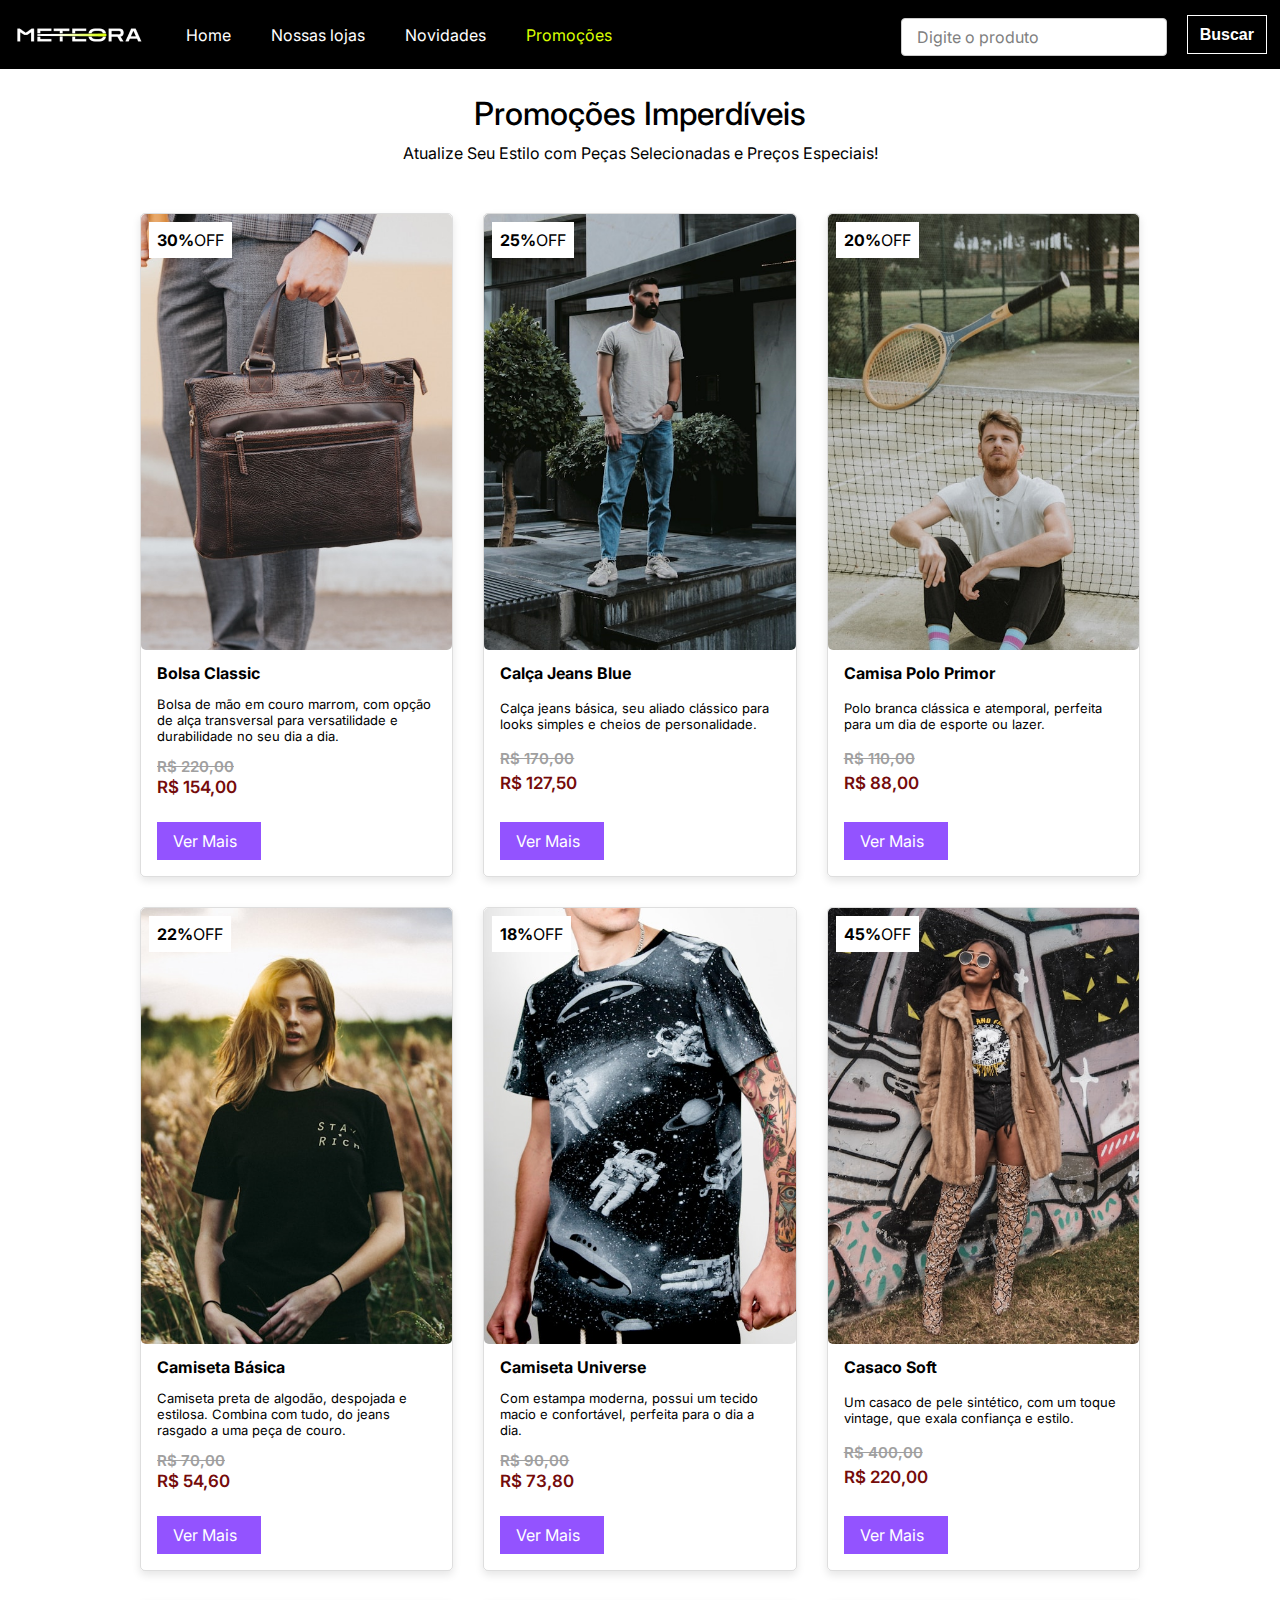
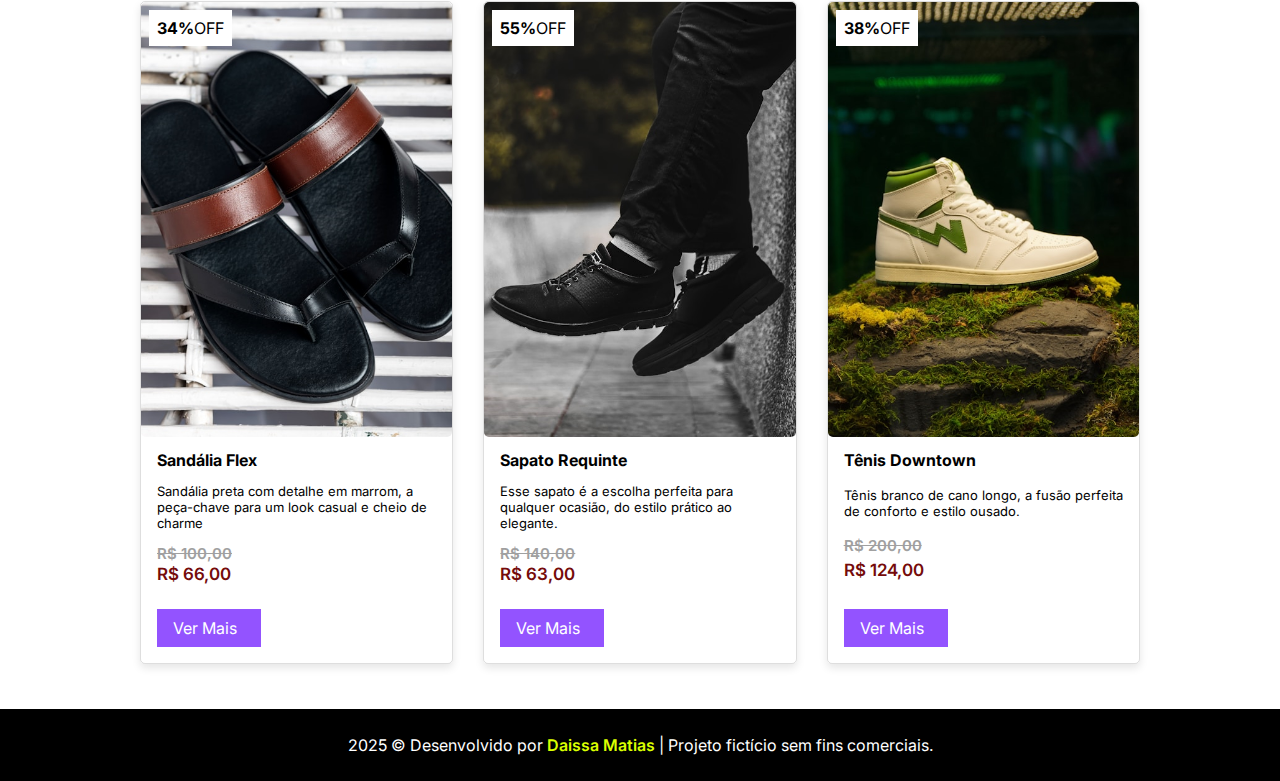
<file: promocoes.html>
<!DOCTYPE html>
<html lang="pt-br">

<head>
    <meta charset="UTF-8">
    <meta name="viewport" content="width=device-width, initial-scale=1.0">
    <link rel="shortcut icon" href="assets/imgens/Favicon-64px.png" type="image/x-icon">
    <link rel="stylesheet" href="./assets/style/variaveis.css">
    <link rel="stylesheet" href="./assets/style/style.css">
    <link rel="stylesheet" href="./assets/style/responsividade/responsivo-cabecalho.css">
    <link rel="stylesheet" href="./assets/style/pg-secundarias.css">
    <link rel="stylesheet" href="./assets/style/responsividade/seta-top.css">
    <link rel="stylesheet" href="./assets/style/responsividade/respon-promo.css">
    <link rel="stylesheet" href="./assets/style/responsividade/respon-icone-carrinho.css">
    <title>Meteora</title>
</head>

<body>
    <header id="cabecalho">
        <div id="head1">
            <img src="assets/imgens/Desktop/Logo desktop.png" alt="logo da Meteora" id="logo">
            <nav class="nav-bar">
                <ul>
                    <li><a href="./index.html" class="menu-item">Home</a></li>
                    <li><a href="./nossas-lojas.html" class="menu-item">Nossas lojas</a></li>
                    <li><a href="./novidades.html" class="menu-item">Novidades</a></li>
                    <li><a href="./promocoes.html" class="menu-item">Promoções</a></li>
                </ul>
            </nav>
        </div>
        <form action="assets/js/dados.js" method="post" id="head2">
            <input type="text" name="busca" id="busca" placeholder="Digite o produto">
            <button type="submit">Buscar</button>
        </form>
        <!-- tags para menu Hamburger -->
        <div class="mobile-menu-icone">
            <button onclick="menuShow()"><img class="icon"
                    src="assets/imgens/Mobile/Ícones/navbar-mobile/icone-menu-ham.svg"
                    alt="Ícone Menu Hamburger"></button>
        </div>
        <div class="mobile-menu">
            <nav>
                <ul>
                    <li class="nav-item">
                        <a href="./index.html">Home</a>
                        <img class="linha-menu" src="assets/imgens/Mobile/Line 1.svg" alt="Linha">
                    </li>
                    <li class="nav-item">
                        <a href="./nossas-lojas.html">Nossas lojas</a>
                        <img class="linha-menu" src="assets/imgens/Mobile/Line 1.svg" alt="Linha">
                    </li>
                    <li class="nav-item">
                        <a href="./novidades.html">Novidades</a>
                        <img class="linha-menu" src="assets/imgens/Mobile/Line 1.svg" alt="Linha">
                    </li>
                    <li class="nav-item">
                        <a href="./promocoes.html">Promoções</a>
                        <img id="sem-linha" src="assets/imgens/Mobile/Line 1.svg" alt="Linha"
                            style="visibility: hidden;">
                    </li>
                </ul>
            </nav>
        </div>
    </header>
    <div class="mobile-busca">
        <form action="assets/js/dados.js" method="post" id="busca-mobile">
            <input type="text" name="mobile-search" id="mobile-search" placeholder="Digite o produto">
            <button type="submit" id="botao-mobile-buscar">Buscar</button>
        </form>
    </div>

    <main class="promo-container">
        <section class="produtos">
            <h1 class="sessao-titulo titulo-principal-produto">Promoções Imperdíveis</h1>
            <p class="parag-prom">Atualize Seu Estilo com Peças Selecionadas e Preços Especiais!</p>
            <div class="produtos-caixas">
                <img src="./assets/imgens/Desktop/Imagens Cards Promo/bolsa-couro-mao.png" alt="bolsa em couro">
                <div class="percent">
                    <span class="percent-text"><strong>30%</strong>OFF</span>
                </div>
                <div class="conteudo-caixa">
                    <h3 class="titulo-produto">Bolsa Classic</h3>
                    <p class="descricao-produto">Bolsa de mão em couro marrom, com opção de alça transversal para
                        versatilidade e durabilidade no seu dia a dia.</p>
                    <p class="preco-produto old-price">R$ 220,00</p>
                    <p class="preco-promo">R$ 154,00</p>
                    <a href="#" class="m-info button">
                        <span class="v-mais">Ver Mais</span>
                    </a>
                </div>
            </div>
            <div class="produtos-caixas">
                <img src="./assets/imgens/Desktop/Imagens Cards Promo/calca-jeans.png" alt="calça jeans azul">
                <div class="percent">
                    <span class="percent-text"><strong>25%</strong>OFF</span>
                </div>
                <div class="conteudo-caixa">
                    <h3 class="titulo-produto">Calça Jeans Blue</h3>
                    <p class="descricao-produto">Calça jeans básica, seu aliado clássico para looks simples e cheios de
                        personalidade.</p>
                    <p class="preco-produto old-price">R$ 170,00</p>
                    <p class="preco-promo">R$ 127,50</p>
                    <a href="#" class="m-info button">
                        <span class="v-mais">Ver Mais</span>
                    </a>
                </div>
            </div>
            <div class="produtos-caixas">
                <img src="./assets/imgens/Desktop/Imagens Cards Promo/camisa-polo.png" alt="camisa polo branca">
                <div class="percent">
                    <span class="percent-text"><strong>20%</strong>OFF</span>
                </div>
                <div class="conteudo-caixa">
                    <h3 class="titulo-produto">Camisa Polo Primor</h3>
                    <p class="descricao-produto">Polo branca clássica e atemporal, perfeita para um dia de esporte ou
                        lazer.</p>
                    <p class="preco-produto old-price">R$ 110,00</p>
                    <p class="preco-promo">R$ 88,00</p>
                    <a href="#" class="m-info button">
                        <span class="v-mais">Ver Mais</span>
                    </a>
                </div>
            </div>
            <div class="produtos-caixas">
                <img src="./assets/imgens/Desktop/Imagens Cards Promo/camiseta-basica.png" alt="camiseta preta">
                <div class="percent">
                    <span class="percent-text"><strong>22%</strong>OFF</span>
                </div>
                <div class="conteudo-caixa">
                    <h3 class="titulo-produto">Camiseta Básica</h3>
                    <p class="descricao-produto">Camiseta preta de algodão, despojada e estilosa. Combina com tudo, do
                        jeans rasgado a uma peça de couro.
                    </p>
                    <p class="preco-produto old-price">R$ 70,00</p>
                    <p class="preco-promo">R$ 54,60</p>
                    <a href="#" class="m-info button">
                        <span class="v-mais">Ver Mais</span>
                    </a>
                </div>
            </div>
            <div class="produtos-caixas">
                <img src="./assets/imgens/Desktop/Imagens Cards Promo/camiseta-universe.png" alt="camiseta astronalta">
                <div class="percent">
                    <span class="percent-text"><strong>18%</strong>OFF</span>
                </div>
                <div class="conteudo-caixa">
                    <h3 class="titulo-produto">Camiseta Universe</h3>
                    <p class="descricao-produto">Com estampa moderna, possui um tecido macio e confortável, perfeita
                        para o dia a dia.</p>
                    <p class="preco-produto old-price">R$ 90,00</p>
                    <p class="preco-promo">R$ 73,80</p>
                    <a href="#" class="m-info button">
                        <span class="v-mais">Ver Mais</span>
                    </a>
                </div>
            </div>
            <div class="produtos-caixas">
                <img src="./assets/imgens/Desktop/Imagens Cards Promo/casaco-pele.png" alt="casaco de pele">
                <div class="percent">
                    <span class="percent-text"><strong>45%</strong>OFF</span>
                </div>
                <div class="conteudo-caixa">
                    <h3 class="titulo-produto">Casaco Soft</h3>
                    <p class="descricao-produto">Um casaco de pele sintético, com um toque vintage, que exala confiança
                        e estilo.
                    </p>
                    <p class="preco-produto old-price">R$ 400,00</p>
                    <p class="preco-promo"> R$ 220,00</p>
                    <a href="#" class="m-info button">
                        <span class="v-mais">Ver Mais</span>
                    </a>
                </div>
            </div>
            <div class="produtos-caixas">
                <img src="./assets/imgens/Desktop/Imagens Cards Promo/chinelo-couro.png" alt="sandalia preta">
                <div class="percent">
                    <span class="percent-text"><strong>34%</strong>OFF</span>
                </div>
                <div class="conteudo-caixa">
                    <h3 class="titulo-produto">Sandália Flex</h3>
                    <p class="descricao-produto">Sandália preta com detalhe em marrom, a peça-chave para um look casual
                        e cheio de charme</p>
                    <p class="preco-produto old-price">R$ 100,00</p>
                    <p class="preco-promo">R$ 66,00</p>
                    <a href="#" class="m-info button">
                        <span class="v-mais">Ver Mais</span>
                    </a>
                </div>
            </div>
            <div class="produtos-caixas">
                <img src="./assets/imgens/Desktop/Imagens Cards Promo/sapato-midle.png" alt="sapato preto">
                <div class="percent">
                    <span class="percent-text"><strong>55%</strong>OFF</span>
                </div>
                <div class="conteudo-caixa">
                    <h3 class="titulo-produto">Sapato Requinte</h3>
                    <p class="descricao-produto">Esse sapato é a escolha perfeita para qualquer ocasião, do estilo
                        prático ao elegante.</p>
                    <p class="preco-produto old-price">R$ 140,00</p>
                    <p class="preco-promo">R$ 63,00</p>
                    <a href="#" class="m-info button">
                        <span class="v-mais">Ver Mais</span>
                    </a>
                </div>
            </div>
            <div class="produtos-caixas">
                <img src="./assets/imgens/Desktop/Imagens Cards Promo/tenis-cano-longo.png" alt="tenis cano alto">
                <div class="percent">
                    <span class="percent-text"><strong>38%</strong>OFF</span>
                </div>
                <div class="conteudo-caixa">
                    <h3 class="titulo-produto">Tênis Downtown</h3>
                    <p class="descricao-produto">Tênis branco de cano longo, a fusão perfeita de conforto e estilo
                        ousado.</p>
                    <p class="preco-produto old-price">R$ 200,00</p>
                    <p class="preco-promo">R$ 124,00</p>
                    <a href="#" class="m-info button">
                        <span class="v-mais">Ver Mais</span>
                    </a>
                </div>
            </div>
        </section>
    </main>

    <footer class="rodape">
        <p class="rodape-texto">
            2025 © Desenvolvido por
            <a href="https://github.com/DaissaMatias" id="link-rodape" target="_blank" rel="noopener">Daissa Matias</a>
            | Projeto fictício sem fins comerciais.
        </p>
    </footer>
    <!--Ícone do Carrinho-->
    <a href="./pg-sacola.html">
        <div id="icone-carrinho" class="icone-carrinho oculto">
            <svg xmlns="http://www.w3.org/2000/svg" height="48px" viewBox="0 -960 960 960" width="48px" fill="#9353e1">
                <path
                    d="M286.79-81Q257-81 236-102.21t-21-51Q215-183 236.21-204t51-21Q317-225 338-203.79t21 51Q359-123 337.79-102t-51 21Zm400 0Q657-81 636-102.21t-21-51Q615-183 636.21-204t51-21Q717-225 738-203.79t21 51Q759-123 737.79-102t-51 21ZM235-741l110 228h288l125-228H235Zm-30-60h589.07q22.97 0 34.95 21 11.98 21-.02 42L694-495q-11 19-28.56 30.5T627-453H324l-56 104h491v60H277q-42 0-60.5-28t.5-63l64-118-152-322H51v-60h117l37 79Zm140 288h288-288Z" />
            </svg>
            <span id="carrinho-cont" class="hidden">0</span>
        </div>
    </a>
    <button id="backToTop" class="back-to-top">
        <img src="./assets/imgens/seta-top.svg" alt="topo">
    </button>
    <script src="./assets/js/communs.js" defer></script>
    <script src="./assets/js/atualiza-carrinho.js"></script>
</body>

</html>
</file>
<file: assets/style/variaveis.css>
@import url('https://fonts.googleapis.com/css2?family=Inter:ital,opsz,wght@0,14..32,100..900;1,14..32,100..900&display=swap');

:root {
    --cor-branca: #ffffff;
    --cor-cinza: #cccccc;
    --cor-preta: #000000;
    --cor-verde: #daff01;
    --cor-roxo: #9353ff;

    --fonte-principal: "Inter", sans-serif;
    --font-small: 13px;
    --font-parag: 16px;
    --font-medium: 20px;
    --font-big: 32px;

}
</file>
<file: assets/style/style.css>
* {
    box-sizing: border-box;
    margin: 0;
    padding: 0;
}

html {
    scroll-behavior: smooth;
    height: 100%;
}

body {
    font-family: var(--fonte-principal);
    font-size: var(--font-parag);
    height: 100%;
    
}

/* CABEÇALHO */

#cabecalho {
    background-color: var(--cor-preta);
    color: var(--cor-branca);
    padding: 0.815rem;
    display: flex;
    flex-direction: row;
    justify-content: space-between;
    align-items: center;
}

a {
    color: inherit;
    text-decoration: none;
}

#head1 {
    display: flex;
    justify-content: space-around;
    align-items: center;
    gap: 2.5rem;
}

#head2 {
    display: flex;
    gap: 1.25rem;
    align-items: center;
}

#head2 input{
    padding: 0.5rem;
    font-family: var(--fonte-principal);
    font-size: var(--font-parag);
    color: black;
}

input::placeholder{
    font-size: var(--font-parag);
    color: gray;
    padding: 7px;
}

input:focus {
    border: 2px solid var(--cor-verde);
    outline: none;
}

#head2 button {
    padding: 0.57rem 0.75rem;
    font-size: var(--font-parag);
    font-weight: 600;
    color: var(--cor-branca);
    background-color: var(--cor-preta);
    border: 1.5px solid var(--cor-branca);
    transition: color 0.3s ease;
}

#head2 button:hover {
    cursor: pointer;
    color: var(--cor-verde);
}

#head2 button:focus {
    border: 1.5px solid var(--cor-verde);
}
   
#logo {
    max-width: 133px;
    max-height: 32px;
}

ul {
    display: flex;
    flex-direction: row;
    align-items: center;
    gap: 2.5rem;
}

ul li {
    list-style-type: none;
    transition: color 0.3s ease;
}

li:hover {
    color: var(--cor-verde);
    cursor: pointer;
}

/*Destaque item do Menu*/
.menu-item.active {
    color: var(--cor-verde);
}

/* CSS MOBILE */
.mobile-menu-icone {
    display: none;
}
.mobile-menu {
    display: none;
}
.mobile-busca{
    display: none;
}

#semlinha {
    visibility: hidden !important;
}

/* CARROSSEL */
.slider {
    position: relative;
    width: 100%;
    height: 480px;
    overflow: hidden;
}

.slides {
    display: flex;
    width: 300%;
    transition: transform 0.5s ease-in-out;
}

.slides-imagens {
    flex: 0 0 33.33%;
    display: flex;
    justify-content: center;
    align-items: center;
    transition: 1.5s;
}

.banner-img {
    width: 100%;
    height: auto;
    position: relative;
    top: -2.5px;
}

.navigation-auto, .manual-navigation {
    position: absolute;
    display: flex;
    z-index: 6;
    gap: 4px;
    justify-content: center;
    bottom: 20px;
    width: 100%;
}

.slides input {
    display: none;
}


#prev-button, #next-button {
    display: flex;
    position: absolute;
    justify-content: flex-start;
    z-index: 4;
    background-color: transparent;
    border: none;
    cursor: pointer;
}

.manual-btn{
    width: 32px;
    height: 3px;
    background-color: rgba(255, 255, 255, 0.5);
    padding: 1px;
    cursor: pointer;
    transition: background-color 0.3s ease;
}

.manual-btn:not(:last-child) {
    margin-right: 12px;
}

.manual-btn:hover {
    background-color: var(--cor-branca);
}

#radio1:checked ~ .slides-imagens {
    transform: translateX(0%);
}

#radio2:checked ~ .slides-imagens {
    transform: translateX(-100%);
}

#radio3:checked ~ .slides-imagens {
    transform: translateX(-200%);
}

.navigation-auto div{
    width: 32px;
    height: 3px;
    padding: 1px;
    cursor: pointer;
    transition: background-color 0.3s ease;
}

.navigation-auto div:not(:last-child) {
    margin-right: 12px;
}

#radio1:checked ~ .navigation-auto .auto-btn1 {
    background-color: var(--cor-branca);
}

#radio2:checked ~ .navigation-auto .auto-btn2 {
    background-color: var(--cor-branca);
}

#radio3:checked ~ .navigation-auto .auto-btn3 {
    background-color: var(--cor-branca);
}

#prev-button {
    left: 3%;
    top: 50%;
    transform: translateY(-50%);
}

#next-button {
    right: 3%;
    top: 50%;
    transform: translateY(-50%) rotate(180deg);
}

/* SECÃO CATEGORIAS */

.categorias-container {
    margin: 3.5rem 0 3rem 0;
    width: 100%;
    display: flex;
    flex-direction: column;
    align-items: center;
    justify-content: space-around;
    gap: 2rem;
}

.sessao-titulo {
    font-size: var(--font-big);
    font-weight: 500;
}

.categorias {
    display: flex;
    gap: 30px;
}

.categoria-caixas {
    display: flex;
    flex-direction: column;
    align-items: center;
}

.titulo-caixa {
    display: block;
    background-color: var(--cor-preta);
    width: 100%;
}

.subtitulo-caixa {
    color: var(--cor-branca);
    font-size: var(--font-parag);
    font-weight: 500;
    padding: 0.5rem 2.46rem;
    text-align: center;
}

.categoria-caixas .img-caixa{
    transition: .3s ease-in-out;
}

.categoria-caixas .img-caixa:hover {
    scale: 1.05;
    transition: .3s ease-in-out;
    border-radius: 0.375rem;
    box-shadow: -1px 2px 10px rgba(0, 0, 0, 0.3);
} 

/*SEÇÃO PRODUTOS*/

.produtos {
    display: grid;
    grid-template-columns: repeat(3, 1fr);
    gap: 30px;
    padding: 0 0 1.25rem 0;
    max-width: 1000px;
    margin: 0 auto;
}

.sessao-titulo {
    grid-column: 1 / -1;
    text-align: center;
    font-size: var(--font-big);
    font-weight: 500;
}

.produtos-caixas {
    position: relative;
    display: flex;
    flex-direction: column;
    border-radius: 5px;
    border: 1px solid rgb(0, 0, 0, 0.13);
    box-shadow: 0 4px 8px rgba(0, 0, 0, 0.1);
}

.produtos-caixas img {
    width: 100%;
    height: auto;
    object-fit: cover;
    border-radius: 5px;
    margin-bottom: 0.812rem;
}

.conteudo-caixa {
    display: flex;
    flex-direction: column;
    justify-content: space-between;
    height: 100%;
    gap: 0.812rem;
    padding: 0 1rem 1rem 1rem;
}

.titulo-produto, .preco-produto {
    font-size: var(--font-parag);
    font-weight: 700;
}

.descricao-produto {
    font-size: var(--font-small);
}

.m-info {
    color: var(--cor-branca);
    padding: 0.562rem 1rem;
    max-width: 6.5rem;
    text-decoration: none;
    background-color: var(--cor-roxo);
    transition: background-color 0.5s, color 0.5s ease;
}


.m-info:hover {
    transition: 0.3s ease-in-out;
    background: #4202b1;
}

/*SEÇÃO FACILIDADES*/

.facilidade {
    margin: 4rem auto;
    padding: 2.5rem 0;
    background: var(--cor-preta);
}

.titulo-facilidade {
    color: var(--cor-branca);
    font-size: 1.75rem;
    font-weight: 500;
}

.container-fac {
    display: flex;
    flex-direction: column;
    align-items: center;
    gap: 2.5rem;
}

.pacote-card {
    display: flex;
    gap: 2.5rem;
}

.card-fac{
    display: flex;
    align-items: center;
    gap: 1rem;
}

.card-conteudo {
    display: flex;
    flex-direction: column;
    align-items: flex-start;
    gap: 1rem;
    line-height: 1.5rem;
}

.card-titulo {
    color: var(--cor-verde);
    font-size: var(--font-parag);
    font-weight: 700;
    text-transform: uppercase;
}

.card-texto{
    color: var(--cor-branca);
    max-width: 15rem;
}

/*SEÇÃO NEWSLETTER*/
.newsletter {
    display: flex;
    justify-content: center;
    margin: 0 auto;
    padding: 2rem 0 4rem 0;
}

.container-news {
    border: 2px solid var(--cor-preta);
    display: flex;
    flex-direction: column;
    padding: 2.5rem;
    align-items: center;
}

.titulo-news{
    max-width: 50rem;
    text-align: center;
    margin-bottom: 1.5rem;
    font-size: var(--font-medium);
    font-weight: 500;
}

#cadastre {
    font-weight: 600;
}

.cadastro-email {
    display: flex;
}

#input-email {
    padding: 0.5rem;
    min-height: 2.2rem;
    min-width: 25rem;
    border: 1px solid var(--cor-preta);
    margin: 0;
}

input[type="email"]::placeholder {
    text-align: left;
    font-size: var(--font-parag);
}

#botao-email {
    padding: 0.5rem 0.8rem;
    margin-left: -6px; 
    background-color: var(--cor-roxo);
    color: var(--cor-branca);
    font-size: var(--font-parag);
    font-weight: 500;
    border: none;
    cursor: pointer;
    transition: 0.3s ease-out;
}

#botao-email:hover {
    background-color: #4202b1;
    transition: 0.3s ease-in-out;
}

/* MODAL E-MAIL CADASTRADO NEWSlETTER*/
/*Overlay escuro no fundo*/
.modal-overlay {
    position: fixed;
    top: 0;
    left: 0;
    width: 100vw;
    height: 100vh;
    background-color: rgba(0, 0, 0, 0.6);
    display: none;
    align-items: center;
    justify-content: center;
    z-index: 1000;
}

.modal-content {
    border-radius: 4px;
    max-width: 600px;
    width: 90%;
    box-shadow: 0 4px 6px rgba(0, 0, 0, 0.2);
}

.modal-header {
    display: flex;
    align-items: center;
    background:var(--cor-preta);
    color: var(--cor-branca);
    padding: 16px 28px;
    position: relative;
}

.modal-header img {
    width: 32px;
    height: 32px;
    margin-right: 12px;
}

.modal-header p {
    margin: 0;
    font-size: var(--font-medium);
    font-weight: 500;
}

.modal-header .btn-fechar-n {
    position: absolute;
    top: 24px;
    right: 12px;
    background: none;
    border: none;
    cursor: pointer;
}

.modal-header .btn-fechar-n img {
    width: 16px;
    height: 16px;
    filter: brightness(50%);
}

.modal-header .btn-fechar-n img:hover {
    filter: brightness(100%);
}

.modal-header p::after {
    content: attr(data-text-curto);
    display: none;
}

.modal-corpo {
    padding: 20px 24px;
    font-size: var(--font-parag);
    color: #333;
    background: var(--cor-branca);
}

/* MODAL PRODUTO  */

.overlay {
    display: none;
    position:fixed;
    top: 0;
    left: 0;
    width: 100vw;
    height: 100vh;
    align-items: center;
    justify-content: center;
    background-color: rgba(0, 0, 0, 0.8);
    z-index: 1000;
} 

.modal-conteudo {
    background: var(--cor-branca);
    border-radius: 8px;
    width: 90%;
    max-width: 705px;
    position: relative;
}

.modal-body {
    display: flex;
    gap: 14px;
    margin: 20px;
    padding: 8px 0 28px 0;
}

.modal-body .produto-detalhes .parag-desc::after {
    content: "";
    display: block;
    margin-top: 1.6rem;
    height: 1px;
    width: 100%;
    background-color: #0a0a0a;
}

.modal-header .btn-fechar {
    position: absolute;
    top: 24px;
    right: 12px;
    background: none;
    border: none;
    cursor: pointer;
}

.modal-header .btn-fechar img {
    width: 16px;
    height: 16px;
    filter: brightness(50%);
}

.modal-header .btn-fechar img:hover {
    filter: brightness(100%);
}

.produto-detalhes {
    max-width: 300px;
}

.produto-imagem img {
    width: 350px;
    height: auto;
    border-radius: 8px;
}

.produto-detalhes h2 {
    font-size: var(--font-parag);
    margin-bottom: 10px;
}

.produto-detalhes h3 {
    font-size: var(--font-medium);
}

.produto-detalhes > p {
    font-size: var(--font-small);
    margin: 24px 0 20px 0;
}

.vendido-por {
    font-size: var(--font-small);
    color: gray;
}

.opcoes {
    margin-top: 20px;
}

.opcoes p:nth-of-type(2) {
    margin-top: 16px;
}

.produto-detalhes .opcoes label {
    display: block;
    margin: 5px 0 16px 0;
    font-size: var(--font-small);
}

.opcoes-cores, .opcao-tamanho {
    display: flex;
}
.opcoes-cores {
    gap: 18px;
}
.opcao-tamanho {
    gap: 12px;
}


#btn-adicionar {
    background-color: var(--cor-roxo);
    color: var(--cor-branca);
    padding: 10px 20px;
    border: none;
    border-radius: 5px;
    margin-top: 20px;
    cursor: pointer;
    transition: background-color 0.5s, color 0.5s ease;
}

/*MODAL PRODUTOS - INPUTS*/
 /*COR*/

 .modal-body .opcoes label {
    display: flex;
    flex-direction: column;
    width: 290px;
    align-items: center;
 }

.opcoes-cores label {
    display: flex;
    align-items: center;
    flex-direction: column;
    text-align: center;
    gap: 4px;
    font-size: var(--font-small);
    cursor: pointer;
}

.opcoes-cores input[type="radio"] {
    appearance: none;
    width: 30px;
    height: 30px;
    border: 2px solid transparent;
    border-radius: 50%;
    background-color: #ccc;
    cursor: pointer;
    transition: border-color 0.3s ease, transform 0.3s ease;
}

.opcoes-cores input[type="radio"]:hover{
    transform: scale(1.1);
}

.opcoes-cores input[type="radio"]:checked {
    border-color: #6e6e6e;
    transform: scale(1.2);
}

/*TAMANHO*/
.opcao-tamanho label {
    display: flex;
    align-items: center;
    flex-direction: column;
    flex-wrap: wrap;
    text-align: center;
    gap: 4px;
    cursor: pointer;
}

.opcao-tamanho input[type="radio"]{
    appearance: none;
    width: 20px;
    height: 20px;
    background-color: white;
    border: 2px solid black;
    border-radius: 4px;
    cursor: pointer;
    transition: background-color 0.3s ease, transform 0.3s ease;
}

.opcao-tamanho input[type="radio"]:hover {
    transform: scale(1.1);
}

.opcao-tamanho input[type="radio"]:checked {
    background-color: black;
    color: white;
    transform: scale(1.2);
}

/*RODAPÉ*/

.space {
    min-height: 42.2%;
}
.rodape {
    background-color: var(--cor-preta);
    color: var(--cor-branca);
    padding: 1.6rem;
    text-align: center;
    margin: 0;
}

.rodape-texto {
    font-size: var(--font-parag);
    font-weight: 400;
}

#link-rodape {
    font-weight: 600;
    color: var(--cor-verde);
}

#link-rodape:hover {
    color: #bb94ff;
}

/*SETA VOLTAR PRA CIMA*/
.back-to-top {
    position: fixed;
    bottom: 40px;
    right: 60px;
    padding: 10px;
    border-radius: 1000px;
    background-color: var(--cor-verde);
    border: none;
    cursor: pointer;
    display: none;
}

.back-to-top:hover {
    background-color: var(--cor-roxo);
}

.back-to-top img {
    width: 50px;
    height: 50px;
    transition: all 15s ease;
}
.back-to-top:hover img {
    content: url('../imgens/seta-top2.svg');
    transition: all 15s ease;
}

/*Ícone do Carrinho*/
.icone-carrinho {
    display: none;
    position: fixed;
    top: 80px;
    left: 40px;
    z-index: 1000;
    cursor: pointer;
    background-color: var(--cor-verde);
    padding: 12px 26px;
    border-radius: 2px;
    box-shadow: 0px 0px 10px rgba(0, 0, 0, 0.5);
}

.icone-carrinho svg {
    /* fill: #000; */
    width: 58px;
    height: 58px;
}
.icone-carrinho.oculto {
    display: none;
}

/*Menu do Carrinho*/
.menu-carrinho {
    display: none;
    position: fixed;
    top: 160px;
    width: 300px;
    background-color: var(--cor-branca);
    border: 1px solid #ddd;
    border-radius: 8px;
    box-shadow: 0px 0px 10px rgba(0, 0, 0, 0.3);
    padding: 10px;
    z-index: 1000;
}

.menu-carrinho h3 {
    margin: 0;
    margin-bottom: 10px;
}

.menu-carrinho li {
    margin-bottom: 5px;
}

.menu-carrinho.oculto {
    display: none;
}

#carrinho-cont {
    position: absolute;
    top: 5px;
    right: 5px;
    background: red;
    color: white;
    border-radius: 50%;
    padding: 2px 6px;
    font-size: 14px;
    font-weight: bold;
}

/*PÁGINA SACOLA*/
.titulo-sacola h2 {
    margin: 2rem 0 0 16rem;
    color: var(--cor-roxo);
}

.carrinho-sacolaItem {
    display: flex;
    flex-direction: column;
    background:#fff;
    border: 1px solid #ddd;
    border-radius: 8px;
    margin: 2rem 2rem 2rem 1rem;
    max-width: 1200px;
    margin-right: auto;
    margin-left: auto;
}

.carrinho-sacolaItem:has(.carrinho-vazio) {
    border: none;
}

.carrinho-item {
    display: flex;
    align-items: center;
    max-width: 800px;
    gap: 6px;
}

.produto-sacolaImagem {
    width: 135px;
    height: 155px;
    object-fit: cover;
}

.produto-sacolaDetalhes {
    flex: 3;
}

.produto-sacolaDetalhes h2 {
    padding-bottom: 16px;
}

.produto-sacolaAcoes {
    display: flex;
    flex-direction: column;
    gap: 0.5rem;
    align-items: flex-start;
}

.excluir {
    padding: 6px;
    cursor: pointer;
    background-color: var(--cor-branca);
    border: 1px solid var(--cor-preta);
    font-weight: bold;
}

.excluir:hover {
    background-color: #e0e0e0;
}

.produto-sacolaPreco {
    text-align: right;
    flex:2;
    margin-right: 2rem;
}

.carrinho-sacolaAcoes {
    display: flex;
    justify-content: flex-end;
    gap: 16px;
    align-items: center;
    margin: 2rem 0 2rem 0;
}

.btn {
    padding: 0.9rem 1.5rem;
    text-decoration: none;
    text-align: center;
    border-radius: 4px;
}

.btn-primario {
    background-color: #28a745;
    color: white;
    padding-top: 16.5px;
    margin-right: 2rem;
}
.btn-primario:hover{
    background-color: #218838;
}

.btn-secundario {
    background-color: #f8f8f8;
    color: #0077cc;
    border: 1px solid #0077cc;
}
.btn-secundario:hover{
    background-color: #0162a7;
    color: white;
}

.carrinho-vazio {
    text-align: center;
    padding: 20px;
    border: none;
}
.carrinho-vazio img {
    max-width: 460px;
    height: auto;
    margin-bottom: 15px;
}
.carrinho-vazio p {
    font-size: 1.2rem;
    margin-bottom: 28px;
}

/*PAGINA SACOLA - RESUMO PEDIDO*/
.carrinho-resumo {
    margin: 2rem 2rem 2rem 1rem;
    max-width: 1200px;
    margin-right: auto;
    margin-left: auto;
    display: grid;
    grid-template-columns: 530px 580px;
    background-color: #e6e6e663;
    padding: 3rem 2rem;
}

.frete {
    display: flex;
    flex-wrap: wrap;
    flex-direction: column;
    align-items: flex-start;
    gap: 8px;
    transition: opacity 0.3s ease-in-out;
    padding: 0 40px 0 0;
}
.frete input, button {
    padding: 6px;
}
.frete a {
    text-decoration: underline #646464;
    color: #646464;
}
/*JS*/
.cep-info {
    display: flex;
    align-items: center;
    gap: 8px;
}
.cep-info .icone {
    width: 20px;
    height: 20px;
}

#alterarCep, .frete-input-button button {
    border-width: 1px;
    border-style: solid;
    border-color: #333;
    border-radius: 3px;
}
#alterarCep:hover, .frete-input-button button:hover{
    background-color: #dddddd;
}

.resumo{
    display: grid;
    row-gap: 10px;
    justify-content: end;
    justify-items: center;
    font-size: 18px;
}

.resumo-total {
    font-size: var(--font-medium);
    line-height: 2rem;
}
.resumo-total span:first-of-type {
    font-weight: bold;
}
.resumo-parc {
    font-size: 15px;
}
.cupons {
    font-size: 14px;
    color: #b6b6b6;
}

/*PÁGINA ENTREGA*/

.form-endereco {
    max-width: 600px;
    margin: 3rem auto;
    padding: 2rem;
    background: #f9f9f9;
    border-radius: 8px;
}

.form-endereco h2 {
    text-align: center;margin-bottom: 40px;
    color: var(--cor-roxo);
}

#formEndereco {
    display: flex;
    flex-direction: column;
}

label {
    font-weight: bold;
    margin-top: 10px;
}

input, select {
    padding: 10px;
    margin-top: 5px;
    border: 1px solid #ccc;
    border-radius: 4px;
}

.form-buttons {
    display: flex;
    justify-content: space-between;
    margin-top: 20px;
}

button {
    border-color: transparent;
    font-size: 16px;
    font-weight: 600;
    cursor: pointer;
}

.input-com-link {
    display: flex;
    align-items: center;
    gap: 30px;
}
.input-com-link a {
    font-size: 15px;
    color: var(--cor-roxo);
    text-decoration: underline;
}
.input-com-link a:hover{
    color: #5000da;
}
.input-com-checkbox {
    display: flex;
    align-items: center;
    gap: 20px;
    
}
.input-com-checkbox label {
    display: flex;
    align-items: center;
    gap: 10px;
    font-size: 15px;
    cursor: pointer;
    font-weight: normal;
}

.input-com-checkbox input[type="checkbox"] {
    appearance: none;
    border: 2px solid #474747;
    width: 18px;
    height: 18px;
    border-radius: 4px;
    background-color: white;
    display: inline-block;
    position: relative;
    top: -2px;
}
.input-com-checkbox input[type="checkbox"]:checked {
    border-color: #8945ff;
}

.input-com-checkbox input[type="checkbox"]::before {
    content: "✔";
    font-size: 18px;
    color: var(--cor-roxo);
    position: absolute;
    top: -3px;
    left: 3px;
    display: none;
}

.input-com-checkbox input[type="checkbox"]:checked::before {
    display: block;
}

input[readonly] {
    background-color: #ececec;
    /* cursor: not-allowed; */
}
select[disabled] {
    background-color: #ececec;
    color: black;
    cursor: not-allowed;
}

/*Mensagem de erro*/
.erro {
    color: red;
    font-size: 0.9rem;
    margin-top: 4px;
    display: block;
}

.erro-input{
    border: 1px solid red;
}
</file>
<file: assets/style/rastreamento.css>
main {
    display: flex;
    flex-direction: column;
    align-items: center;
    justify-content: center;
    height: 92.5vh;
}

.container {
    background-color: #fff;
    padding: 20px;
    border-radius: 8px;
    box-shadow: 0 4px 8px 1px rgba(0, 0, 0, 0.1);
    text-align: center;
    width: 80%;
    max-width: 700px;
}

h2 {
    color: #333;
    margin-bottom: 50px;
}

#status-texto {
    font-size: 18px;
    font-weight: bold;
    color: #252525;
    margin-bottom: 60px;
}

.btn-primario {
    padding-top: 15px;
}

@media screen and (max-width: 510px) {
    .container {
        display: flex;
        flex-direction: column;
        align-items: center;
    }

    .btn-primario {
        margin-right: 0;
        margin-bottom: 20px;
        border: 0;
    }
}
</file>
<file: assets/style/responsividade/seta-top.css>
/*Seta de voltar para cima*/
@media (min-width: 600px) and (max-width: 860px) {
    .back-to-top {
        bottom: 55px;
        right: 32px;
        padding: 8px;
    }
    .back-to-top img {
        width: 40px;
        height: 40px;
    }
}

@media (max-width: 599px) {
    .back-to-top {
        bottom: 98px;
        right: 12px;
        padding: 8px;
    }
    .back-to-top img {
        width: 40px;
        height: 40px;
    }
}
</file>
<file: assets/style/responsividade/responsivo-cabecalho.css>
/* TABLET */
@media (min-width: 748px) and (max-width: 968px) {
 /* Cabeçalho */

    #cabecalho {
        font-size: var(--font-small);
        height: 3rem;
    }

    #head1 {
        gap: 20px;
    }

    #head2 {
        gap: 16px;
    }
    #head2 input{
        font-size: var(--font-small);
    }

    input::placeholder{
        font-size: var(--font-small);
    }

    #head2 button {
        font-size: var(--font-small);
    }

    #logo {
        content: url('../../imgens/Tablet/Logo-tablet.png');
    }

    ul {
        gap: 20px;
    }
}

/*MOBILE*/
@media (max-width: 748px){

    #logo {
        content: url('../../imgens/Mobile/Logo-mobile.png');
    }

    .nav-bar{
        display: none;
    }

    #head2 {
        display: none;
    }

    .mobile-menu-icone{
        display: block;
        position: relative;
        z-index: 1;
        padding-right: 20px;
        z-index: 2;
    }

    .mobile-menu-icone button{
        background-color: transparent;
        border: none;
        cursor: pointer;
    }

    .mobile-menu {
        padding: 2.2rem 1.5rem 0 1.6rem;
        position: fixed;
        top: 0rem;
        right: 0;
        background-color: #343A40;
        z-index: 1;
    }

    .mobile-menu ul {
        display: flex;
        flex-direction: column;
        align-content: space-around;
        gap: 10px;
        text-align: left;
        padding-bottom: 1rem;
    }

    .nav-item {
        display: flex;
        flex-direction: column;
        gap: 7px;
    }

    .nav-item a:hover {
        cursor: pointer;
        color: var(--cor-branca);
        font-weight: bold;
    }

    .mobile-menu .nav-item a.active{
        color: var(--cor-verde) !important;
        font-weight: bold;
    }

    .open{
        display: block;
    }

    /* Campo buscar */
    .mobile-busca {
        display: flex;
        justify-content: center;
        align-items: center;
     
    }
    #busca-mobile {
        display: flex;
        gap: 10px;
        padding: 1rem;
        align-items: center;
    }
    #mobile-search {
        height: 2.50rem;
        width: 16rem;
        padding: 0.57rem 0.75rem;
        font-size: var(--font-small);
        color: black;
        border: 1.5px solid black;
        margin-top: 0;
    }
    #mobile-search::placeholder{
        font-size: var(--font-parag);
        color: gray;
        padding: 5px;
    }
    #mobile-search:focus {
        border: 2px solid var(--cor-verde);
        outline: none;
    }
    #botao-mobile-buscar {
        height: 2.50rem;
        width: 5.5rem;
        padding: 0.57rem 0.75rem;
        font-size: var(--font-parag);
        font-weight: 600;
        color: var(--cor-preta);
        background-color: var(--cor-branca);
        border: 1.5px solid var(--cor-preta);
        transition: color 0.3s ease;
    }
    #botao-mobile-buscar:hover {
        cursor: pointer;
        border: 1.5px solid var(--cor-verde);
        
    }
    #botao-mobile-buscar:focus {
        background-color: var(--cor-verde);
    }
    .mobile-busca::after {
        content: "";
        display: block;
        width: 100%;
        border-bottom: 1px solid #ccc;
        position: absolute;
        margin-top: 72px;
    }

}

@media (max-width: 408px) and (min-width: 320px) {

    #busca-mobile {
        display: flex;
        gap: 5px;
        padding: 1rem;
        align-items: center;
    }

    #mobile-search {
        height: 2.50rem;
        width: 12rem;
        margin-top: 0;
    }

    #botao-mobile-buscar {
        height: 2.50rem;
        width: 5rem;
        text-align: center;
        padding: 0.57rem 0.5rem;
    }
}
</file>
<file: assets/style/responsividade/entrega.css>
@media screen and (max-width: 410px) {
    .btn-primario {
        margin-right: 0;
        font-size: 15px;
    }

    .btn-secundario {
        font-size: 14px;
        padding: 1rem 0.8rem 0.6rem 0.8rem;
    }
}
</file>
<file: assets/style/pg-secundarias.css>
/*NOSSAS LOJAS*/
select {
    -webkit-appearance: none;
    appearance: none;
    background-image: url('../imgens/seta-select.png');
    background-repeat: no-repeat;
    background-position-x: 95%;
    background-position-y: 14px;
    cursor: pointer;
    outline: none;
    transition: box-shadow 0.3s ease;
}

select:focus {
    border: 3px solid #5d00ff8f;
    box-shadow: 0 0 5px 1px #3200888f;
}

.lojas {
    display: flex;
    flex-direction: column;
    gap: 20px;
    max-width: 1200px;
    min-height: 850px;
    margin: 0 auto;
}

.div-head {
    display: flex;
    margin: 2.5rem 2rem;
    align-items: center;
    min-height: 450px;
}

.div-titulos {
    display: flex;
    flex-direction: column;
    gap: 20px;
    max-width: 500px;
}

#titulo-pg {
    font-size: 26px;
}

#parag1 {
    font-size: var(--font-big);
}

#parag2 {
    font-size: var(--font-medium);
}

#ilust-local {
    max-width: 43%;
    height: auto;
    margin: 20px;
}

/* NOSSAS LOJAS - LISTA  */
.lista-cidades {
    display: flex;
    align-self: center;
    align-items: center;
    flex-direction: column;
    gap: 1rem;
    margin-bottom: 40px;
}

.select-container {
    display: flex;
}

.list-state, .list-city {
    display: flex;
    flex-direction: column;
    margin: 8px;
}

.list-state > span, .list-city > span {
    font-size: var(--font-small);
    margin-bottom: 5px;
}

#estado, #cidade {
    width: 180px;
    height: 40px;
    padding-left: 10px;
}

/* NOSSA LOJAS - CONSULTA */
.loja-card {
    border: 1px solid #dfdfdf;
    box-shadow: 5px 4px 8px #d4d4d4;
    border-radius: 5px;
    padding: 10px;
    margin: 20px 10px 20px 0;
    width: 300px;
}

.loja-card h3 {
    font-size: 1.2em;
}
.loja-card p {
    margin: 5px 0;
}

.status-aberta {
    background-color: #28a745;
    color: #fff;
    padding: 5px 10px;
    border-radius: 3px;
    margin-left: 5px;
}

#lista-lojas {
    margin-top: 10px;
    display: flex;
    flex-wrap: wrap;
    gap: 10px;
    padding-bottom: 40px;
    justify-content: center;
}

/*NOVIDADES*/
.novid-container {
    padding: 20px 0;
}

/*PROMOÇOES*/
.promo-container {
    padding: 25px 0;
}

.parag-prom {
    grid-column: 1 / -1;
    text-align: center;
    position: relative;
    top: -20px;
}

.percent {
    position: absolute;
    top: 8px;
    left: 8px;
    background-color: white;
    padding: 8px;
}

.old-price {
    color: #a0a0a0;
    font-size: 15px;
    font-weight: 600;
    text-decoration: line-through;
}

.preco-promo {
    font-weight: 600;
    font-size: 17px;
    color: #750b0b;
    position: relative;
    top: -12px;
}
</file>
<file: assets/style/responsividade/respon-nossas-lojas.css>
/*Texto e Imagem localização*/
@media (min-width: 580px) and (max-width: 760px) {
    .div-head {
        margin: 0 1.5rem;
        min-height: 350px;
    }
    #titulo-pg {
        font-size: 22px;
    }
    #parag1 {
        font-size: 28px;
    }
    #parag2 {
        font-size: 16px;
    }
}

@media (min-width: 480px) and (max-width: 579px) {
    .div-head {
        margin: 0 1.5rem;
        min-height: 350px;
    }
    #titulo-pg {
        font-size: 20px;
    }
    #parag1 {
        font-size: 26px;
    }
    #parag2 {
        font-size: 15px;
    }
}

@media (max-width: 479px) {
    .div-head {
        margin: 0 1.5rem;
        min-height: 280px;
    }
    #ilust-local {
        display: none;
    }
    #titulo-pg {
        font-size: 22px;
    }
    #parag1 {
        font-size: 28px;
    }
    #parag2 {
        font-size: 16px;
    }
}
/*Formulário de Estados/Cidades*/
@media (max-width: 410px) {
    .select-container {
        flex-direction: column;
    }
    .select-container select {
        max-height: 150px;
        overflow-y: auto;
    }
    
}
</file>
<file: assets/style/responsividade/respon-icone-carrinho.css>
@media screen and (max-width: 1070px) {
    .icone-carrinho{
        padding: 10px 18px;
        top: 73px;
        left: 10px;
    }
}

@media screen and (max-width: 968px) {
    .icone-carrinho{
        padding: 8px 16px;
        top: 57px;
    }

    .icone-carrinho svg{
        width: 53px;
        height: 53px;
    }

    #carrinho-cont {
        padding: 1px 5px;
    }
}

@media screen and (max-width: 748px) {
    .icone-carrinho{
        padding: 6px 14px;
        top: 65px;
        left: 8px;
    }

    .icone-carrinho svg{
        width: 45px;
        height: 45px;
    }

    #carrinho-cont {
        top: 4px;
        right: 4px;
        font-size: 13px;
    }
}

@media screen and (max-width: 520px) {
    .icone-carrinho{
        padding: 4px 10px;
        top: 125px;
        border-radius: 100px;
    }

    .icone-carrinho svg{
        width: 35px;
        height: 40px;
    }

    #carrinho-cont {
        top: 10px;
        right: 18px;
        font-size: 10px;
        background-color: #ffffffbd;
        color: #f32d2d;
    }
}
</file>
<file: assets/style/responsividade/respon-novidades.css>
@media (min-width: 749px) and (max-width: 1160px) {
    .produtos {
        grid-template-columns: repeat(2, 1fr);
        max-width: 600px;
    }
}

@media (min-width: 550px) and (max-width: 748px) {
    .sessao-titulo {
        font-size: 28px;
    }
    .produtos {
        grid-template-columns: repeat(2, 1fr);
        max-width: 500px;
    }
}

@media (max-width: 549px) {
    .sessao-titulo {
        font-size: 24px;
    }
    .produtos {
        grid-template-columns: 1fr;
        max-width: 240px;
    }
}
</file>
<file: assets/style/pag-confir-pg.css>
.confirmacao-pedido {
    max-width: 700px;
    margin: 3rem auto;
    padding: 2rem;
    background: #f9f9f9;
    border-radius: 10px;
}

.confirmacao-pedido h2 {
    text-align: center;
    margin-bottom: 25px;
    color: var(--cor-roxo);
}

.confirmacao-pedido h3 {
    margin-bottom: 20px;
}

.endereco-entrega, .itens-sacola, .forma-pagamento {
    background-color: white;
    padding: 1.5rem;
    margin-top: 1rem;
    border-radius: 8px;
    box-shadow: 0px 4px 10px rgba(0, 0, 0, 0.1);
}

.endereco-entrega p span {
    margin-left: 8px;
}

.forma-pagamento div{
    margin-bottom: 10px;
}

#detalhes-cartao input, #detalhes-cartao select {
    width: 100%;
    padding: 10px;
    margin-bottom: 15px;
    border: 1px solid #ccc;
    border-radius: 6px;
}

.endereco-entrega p, .itens-sacola p {
    line-height: 2.2;
    color: #333;
}

.itens-sacola ul {
    list-style: none;
    padding: 0;
}
.itens-sacola li {
    padding: 8px;
    border-bottom: 1px solid #ddd;
}

.icone-pagamento {
    width: 28px;
    height: auto;
    margin-right: 3px;
    vertical-align: middle;
    transition: transform 0.3s ease-in-out;
}
label:hover .icone-pagamento{
    transform: scale(1.2);
}

.pagamento-detalhes{
    display: none;
    margin-top: 10px;
    padding: 10px;
    background: #f9f9f9;
    border-radius: 8px;
}
.oculto {
    display: none;
}

#parcelamento{
    width: 100%;
    padding: 10px;
    border: 1px solid #ccc;
    border-radius: 6px;
    margin-top: 10px;
}

.pix-codigo {
    display: flex;
    gap: 10px;
    margin-top: 10px;
}
.pix-codigo input{
    flex: 1;
    padding: 8px;
    border: 1px solid #ccc;
    border-radius: 4px;
    background: #e0e0e0;
    /* cursor: not-allowed; */
}

.modal{
    position: fixed;
    top: 0;
    left: 0;
    width: 100%;
    height: 100%;
    background: rgba(0, 0, 0, 0.6);
    display: flex;
    align-items: center;
    justify-content: center;
}

.modal.oculto {
    display: none;
}

.modal-conteudo {
    background: black;
    padding: 20px;
    border-radius: 8px;
    box-shadow: 0 4px 8px rgb(0, 0, 0, 0.2);
    text-align: center;
    width: 30% !important;
}
.modal-conteudo h2 {
    color: var(--cor-verde);
    margin-bottom: 0;
}
.modal-conteudo button {
    padding: 10px;
    background-color: var(--cor-roxo);
    color: white;
    border: none;
    border-radius: 6px;
    cursor: pointer;
    margin-top: 10px;
}

.form-buttons {
    display: flex;
    justify-content: space-between;
    margin-top: 20px;
}

.form-buttons .btn-primario {
    margin-right: 0;
}

input[type="radio"]{
    display: none;
}
input[type="radio"] + label{
    display: flex;
    align-items: center;
    gap: 10px;
    cursor: pointer;
    position: relative;
}
input[type="radio"] + label::before{
    content: "";
    width: 18px;
    height: 18px;
    border: 2px solid var(--cor-roxo);
    border-radius: 50%;
    display: inline-block;
    position: relative;
}
input[type="radio"]:checked + label::after{
    content: "";
    width: 12px;
    height: 12px;
    background-color: var(--cor-roxo);
    border-radius: 50%;
    position: absolute;
    left: 2%;
    top: 50%;
    transform: translate(-50%, -50%);
}
</file>
<file: assets/style/responsividade/pag-confirma.css>
@media screen and (max-width: 637px) {
    input[type="radio"]+label::before {
        content: "";
        width: 18px;
        height: 18px;
        border: 2px solid var(--cor-roxo);
        border-radius: 50%;
        display: inline-block;
        position: relative;
    }

    input[type="radio"]:checked+label::after {
        content: "";
        width: 12px;
        height: 12px;
        background-color: var(--cor-roxo);
        border-radius: 50%;
        position: absolute;
        left: 1px;
        top: 4px;
        transform: translate(4px, 4px);
    }

    .modal-conteudo h2 {
        font-size: 20px;
    }
}

@media screen and (max-width: 400px) {

    .pix-codigo {
        flex-direction: column;
    }

    .endereco-entrega p {
        display: flex;
        flex-wrap: wrap;
        align-items: center;
    }
    .endereco-entrega span {
        font-size: 14px;
    }

    .modal-conteudo h2 {
        font-size: 18px;
    }

    .modal-conteudo button {
        font-size: 14px;
    }
}
</file>
<file: assets/style/pedido-concluido.css>
.container {
    display: flex;
    flex-direction: column;
    align-items: center;
    max-width: 600px;
    margin: 60px auto;
    background: rgb(255, 255, 255);
    padding: 20px;
}

.ilustracao{
    text-align: center;
}
.ilustracao img {
    width: 450px;
    margin-bottom: 40px;
}


.mensagem h2 {
    color: var(--cor-roxo);
    font-size: 24px;
    text-align: center;
}

.mensagem p {
    text-align: center;
}

#obs{
    color: #5e5e5e;
    font-size: 14px;
    margin-top: 40px;
}

.detalhes-pedido {
    text-align: left;
    margin-top: 85px;
}

.detalhes-pedido h3{
    margin-bottom: 15px;
}
.detalhes-pedido p {
    margin: 0 0 5px 0;
}

.acoes {
    display: flex;
    justify-content: space-between;
    margin-top: 40px;
}
</file>
<file: assets/style/responsividade/conclusao.css>
@media screen and (max-width: 650px) {
    .ilustracao img {
        width: 380px;
    }
}

@media screen and (max-width: 435px) {

    .ilustracao img {
        width: 300px;
    }

    .acoes {
        flex-direction: column;
        gap: 10px;
    }

    .btn-primario {
        margin-right: 0;
    }
}
</file>
<file: assets/style/responsividade/respon-pg-sacola.css>
@media screen and (max-width: 1155px) {
    .titulo-sacola h2 {
        margin: 1rem 6rem 0.5rem;
    }

    .carrinho-sacolaItem {
        max-width: 95%;
        padding: 1rem;
    }

    .carrinho-resumo {
        max-width: 95%;
        padding: 2rem;
        grid-template-columns: 390px 500px;
    }

    .carrinho-item {
        gap: 12px;
    }

    .resumo {
        justify-content: center;
        row-gap: 8px;
    }
}

@media screen and (max-width: 900px) {
    .carrinho-resumo {
        grid-template-columns: 1fr;
        padding: 1.5rem;
    }

    .frete {
        align-items: center;
        margin: 0.5rem 0 2rem;
        padding: 0;
    }

    .resumo {
        justify-content: center;
        row-gap: 6px;
        font-size: 16px;
    }

    .resumo-total {
        line-height: 1.8rem;
    }
}

@media screen and (max-width: 768px) {
    .carrinho-sacolaItem{
        width: 90%;
        padding: 1rem;
        margin-top: 0;
        margin-bottom: 0;
    }

    .carrinho-item {
        flex-direction: column;
        align-items: center;
        text-align: center;
        gap: 8px;
    }

    .produto-sacolaDetalhes h2{
       font-size: 22px;
       padding-bottom: 6px;
    }
    .produto-sacolaDetalhes p{
        font-size: 15px;
     }

     .produto-sacolaAcoes {
        align-items: center;
     }
     .produto-sacolaAcoes label {
        font-size: 15px;
     }

     .produto-sacolaPreco {
        text-align: center;
        margin-right: 0;
        font-size: 15px;
     }

     .cep-info p {
        font-size: 15px;
     }

     .resumo-ft, .resumo-prod {
        font-size: 15px;
     }
     .resumo-total {
        font-size: 19px;
     }
     .resumo-parc {
        font-size: 14px;
     }
     .cupons {
        font-size: 13px;
     }

     .btn {
        width: 40%;
        padding: 1rem;
     }
}

@media screen and (max-width: 540px) {
    .carrinho-sacolaItem {
        padding: 0.8rem;
    }

    .produto-sacolaDetalhes h2 {
        font-size: 1.1rem;
    }

    .carrinho-resumo {
        padding: 1rem;
    }

    .frete {
        width: 100%;
        padding: 0;
        text-align: center;
        gap: 6px;
        margin: 0.5rem 0 1.5rem;
    }

    .frete .frete-opc, .frete label, .frete a {
        font-size: 15px;
    }

    .cep-info p {
        font-size: 14px;
     }

     .resumo-ft, .resumo-prod {
        font-size: 14px;
     }
     .resumo-total {
        font-size: 18px;
     }
     .resumo-parc {
        font-size: 13px;
     }
     .cupons {
        font-size: 12px;
     }

     .carrinho-sacolaAcoes {
        flex-direction: column;
     }
     
     .btn-primario{
        margin-right: 0;
        font-size: 15px;
     }

     .btn-secundario {
        font-size: 14px;
        padding: 0.8rem;
     }
}
</file>
<file: assets/style/responsividade/respon-promo.css>
@media (min-width: 749px) and (max-width: 1160px) {
    .produtos {
        grid-template-columns: repeat(2, 1fr);
        max-width: 600px;
    }
}

@media (min-width: 550px) and (max-width: 748px) {
    .sessao-titulo {
        font-size: 28px;
    }
    .produtos {
        grid-template-columns: repeat(2, 1fr);
        max-width: 500px;
    }
}

@media (max-width: 549px) {
    .sessao-titulo {
        font-size: 22px;
    }
    .parag-prom {
        font-size: 14px;
    }
    .produtos {
        grid-template-columns: 1fr;
        max-width: 240px;
    }
}
</file>
